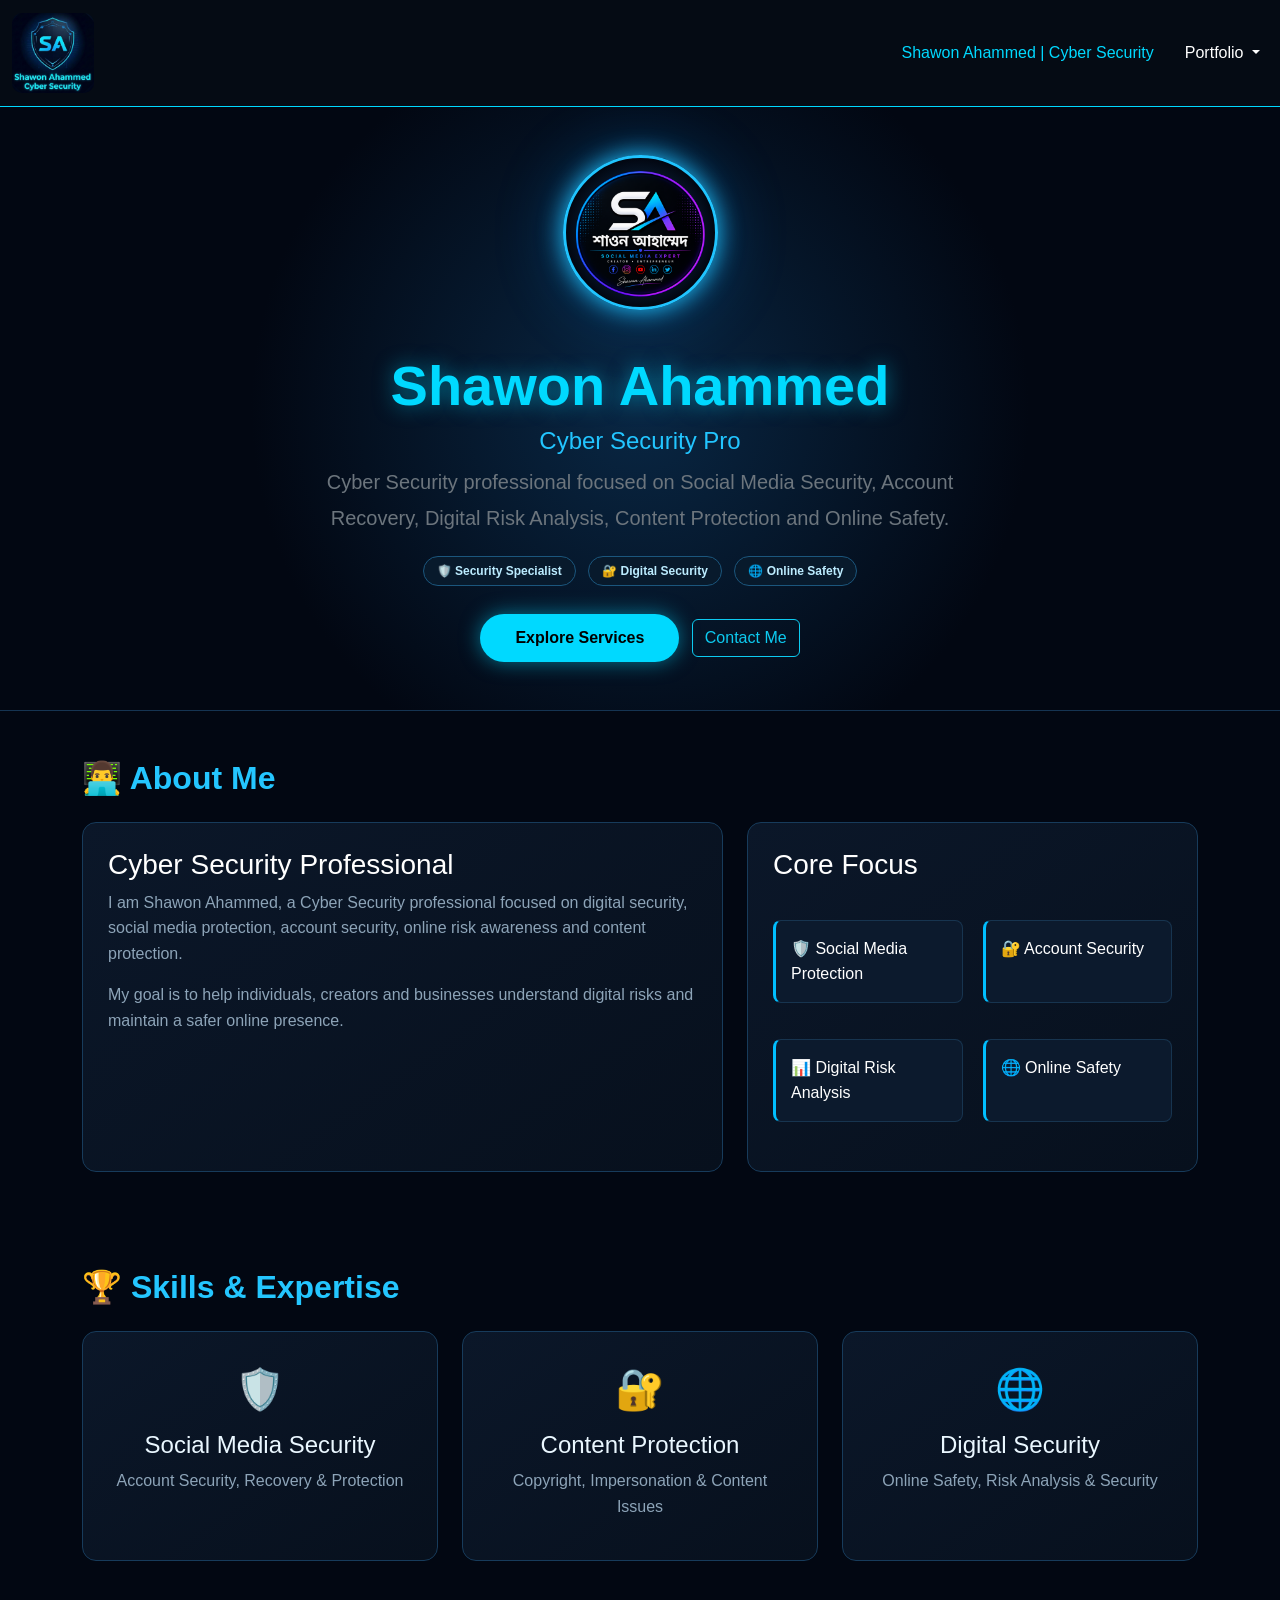
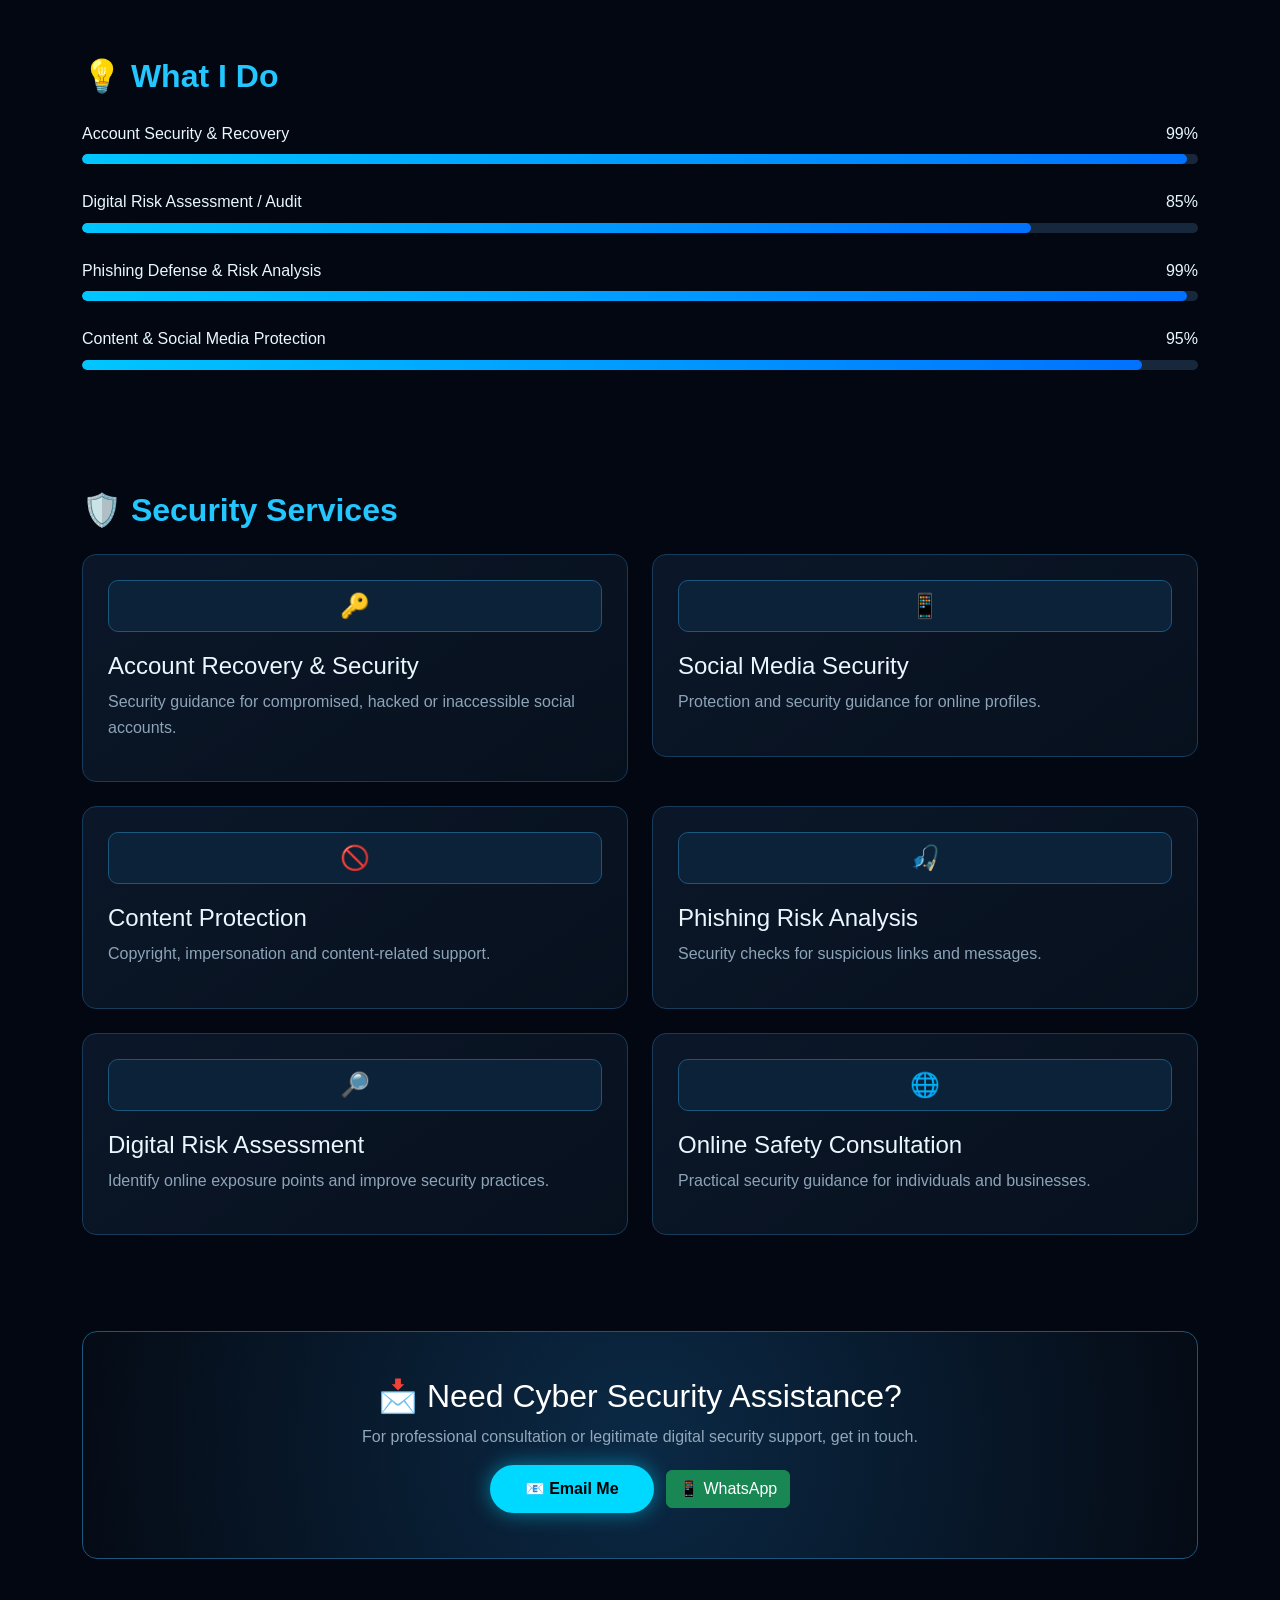
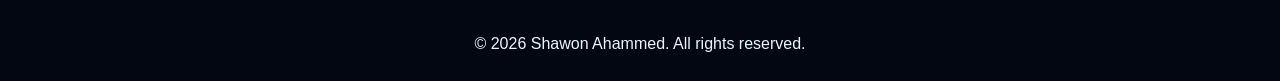
<file: index.html>
<!doctype html>
<html lang="en">
<head>
    <meta charset="utf-8">
    <meta name="viewport" content="width=device-width, initial-scale=1">

    <meta name="description" content="Shawon Ahammed's cybersecurity portfolio, featuring social media security, account security, digital risk analysis and online safety.">

    <meta name="theme-color" content="#0b1220">

    <title>Shawon Ahammed | Cybersecurity Portfolio</title>

    <!-- Bootstrap CSS -->
    <link href="https://cdn.jsdelivr.net/npm/bootstrap@5.3.8/dist/css/bootstrap.min.css"
          rel="stylesheet"
          integrity="sha384-sRIl4kxILFvY47J16cr9ZwB07vP4J8+LH7qKQnuqkuIAvNWLzeN8tE5YBujZqJLB"
          crossorigin="anonymous">

    <!-- Custom CSS -->
    <link rel="stylesheet" href="style.css">
</head>

<body>

  
<!-- RESPONSIVE NAVBAR -->
<nav class="navbar navbar-expand-lg bg-body-tertiary"
     data-bs-theme="light">

    <div class="container-fluid">

        <!-- LOGO -->
        <a class="navbar-brand" href="index.html">
            <img src="image/1000116055.jpg"
                 alt="Shawon Ahammed Logo"
                 style="height:80px; width:auto;">
        </a>

        <!-- MOBILE MENU BUTTON -->
        <button class="navbar-toggler"
                type="button"
                data-bs-toggle="collapse"
                data-bs-target="#navbarSupportedContent"
                aria-controls="navbarSupportedContent"
                aria-expanded="false"
                aria-label="Toggle navigation">

            <span class="navbar-toggler-icon"></span>

        </button>

        <!-- NAVIGATION MENU -->
        <div class="collapse navbar-collapse"
             id="navbarSupportedContent">

            <ul class="navbar-nav ms-auto mb-2 mb-lg-0">

                <li class="nav-item">
                    <a class="nav-link active"
                       href="index.html">
                        Shawon Ahammed | Cyber Security
                    </a>
                </li>

                <!-- PORTFOLIO DROPDOWN -->
                <li class="nav-item dropdown">

                    <a class="nav-link dropdown-toggle"
                       href="#"
                       role="button"
                       data-bs-toggle="dropdown"
                       aria-expanded="false">

                        Portfolio

                    </a>

                    <ul class="dropdown-menu">

                        <li>
                            <a class="dropdown-item" href="home.html">
                                Home
                            </a>
                        </li>

                        <li>
                            <a class="dropdown-item" href="about.html">
                                About
                            </a>
                        </li>

                        <li>
                            <a class="dropdown-item" href="services.html">
                                Services
                            </a>
                        </li>

                        <li>
                            <a class="dropdown-item" href="testimonials.html">
                                Testimonials
                            </a>
                        </li>

                        <li>
                            <a class="dropdown-item" href="contact.html">
                                Contact
                            </a>
                        </li>

                    </ul>

                </li>

            </ul>

        </div>

    </div>

</nav>



    <main>

        <!-- HERO SECTION -->
        <section class="cyber-hero text-center py-5">

            <div class="container">

                <div class="cyber-logo mx-auto mb-3">

                    <img src="image/1000119962.png"
                         class="rounded"
                         alt="Shawon Ahammed Profile"
                         height="260">

                </div>

                <br>

                <h1 class="display-4 fw-bold">
                    Shawon Ahammed
                </h1>

                <h2 id="typingText"
                    class="cyber-blue h4"
                    aria-live="polite">
                </h2>

                <p class="lead text-secondary mx-auto hero-text">

                    Cyber Security professional focused on Social Media Security,
                    Account Recovery, Digital Risk Analysis, Content Protection
                    and Online Safety.

                </p>

                <div class="mb-4">

                    <span class="badge cyber-badge">
                        🛡️ Security Specialist
                    </span>

                    <span class="badge cyber-badge">
                        🔐 Digital Security
                    </span>

                    <span class="badge cyber-badge">
                        🌐 Online Safety
                    </span>

                </div>

                <a href="#services" class="btn btn-info me-2">
                    Explore Services
                </a>

                <a href="#contact" class="btn btn-outline-info">
                    Contact Me
                </a>

            </div>

        </section>


        <!-- ABOUT SECTION -->
        <section id="about" class="py-5">

            <div class="container">

                <h2 class="section-title">
                    👨‍💻 About Me
                </h2>

                <div class="row g-4">

                    <div class="col-lg-7">

                        <div class="cyber-card h-100">

                            <h3>Cyber Security Professional</h3>

                            <p>
                                I am Shawon Ahammed, a Cyber Security professional
                                focused on digital security, social media protection,
                                account security, online risk awareness and
                                content protection.
                            </p>

                            <p>
                                My goal is to help individuals, creators and businesses
                                understand digital risks and maintain a safer online
                                presence.
                            </p>

                        </div>

                    </div>

                    <div class="col-lg-5">

                        <div class="cyber-card h-100">

                            <h3>Core Focus</h3>

                            <ul class="focus-list">

                                <li>🛡️ Social Media Protection</li>
                                <li>🔐 Account Security</li>
                                <li>📊 Digital Risk Analysis</li>
                                <li>🌐 Online Safety</li>

                            </ul>

                        </div>

                    </div>

                </div>

            </div>

        </section>


        <!-- SKILLS SECTION -->
        <section id="skills" class="py-5">

            <div class="container">

                <h2 class="section-title">
                    🏆 Skills &amp; Expertise
                </h2>

                <div class="row g-4">

                    <div class="col-md-4">

                        <div class="cyber-card skill-card text-center">

                            <div class="skill-icon">🛡️</div>

                            <h3 class="h4">
                                Social Media Security
                            </h3>

                            <p>
                                Account Security, Recovery &amp; Protection
                            </p>

                        </div>

                    </div>

                    <div class="col-md-4">

                        <div class="cyber-card skill-card text-center">

                            <div class="skill-icon">🔐</div>

                            <h3 class="h4">
                                Content Protection
                            </h3>

                            <p>
                                Copyright, Impersonation &amp; Content Issues
                            </p>

                        </div>

                    </div>

                    <div class="col-md-4">

                        <div class="cyber-card skill-card text-center">

                            <div class="skill-icon">🌐</div>

                            <h3 class="h4">
                                Digital Security
                            </h3>

                            <p>
                                Online Safety, Risk Analysis &amp; Security
                            </p>

                        </div>

                    </div>

                </div>

            </div>

        </section>


        <!-- WHAT I DO SECTION -->
        <section class="py-5">

            <div class="container">

                <h2 class="section-title">
                    💡 What I Do
                </h2>

                <div class="skill-progress">

                    <div class="d-flex justify-content-between">

                        <span>Account Security &amp; Recovery</span>
                        <span>99%</span>

                    </div>

                    <div class="progress"
                         role="progressbar"
                         aria-label="Account Security and Recovery"
                         aria-valuenow="99"
                         aria-valuemin="0"
                         aria-valuemax="100">

                        <div class="progress-bar" data-width="99%"></div>

                    </div>

                </div>

                <div class="skill-progress">

                    <div class="d-flex justify-content-between">

                        <span>Digital Risk Assessment / Audit</span>
                        <span>85%</span>

                    </div>

                    <div class="progress"
                         role="progressbar"
                         aria-label="Digital Risk Assessment"
                         aria-valuenow="85"
                         aria-valuemin="0"
                         aria-valuemax="100">

                        <div class="progress-bar" data-width="85%"></div>

                    </div>

                </div>

                <div class="skill-progress">

                    <div class="d-flex justify-content-between">

                        <span>Phishing Defense &amp; Risk Analysis</span>
                        <span>99%</span>

                    </div>

                    <div class="progress"
                         role="progressbar"
                         aria-label="Phishing Defense"
                         aria-valuenow="99"
                         aria-valuemin="0"
                         aria-valuemax="100">

                        <div class="progress-bar" data-width="99%"></div>

                    </div>

                </div>

                <div class="skill-progress">

                    <div class="d-flex justify-content-between">

                        <span>Content &amp; Social Media Protection</span>
                        <span>95%</span>

                    </div>

                    <div class="progress"
                         role="progressbar"
                         aria-label="Content and Social Media Protection"
                         aria-valuenow="95"
                         aria-valuemin="0"
                         aria-valuemax="100">

                        <div class="progress-bar" data-width="95%"></div>

                    </div>

                </div>

            </div>

        </section>


        <!-- SERVICES SECTION -->
        <section id="services" class="py-5">

            <div class="container">

                <h2 class="section-title">
                    🛡️ Security Services
                </h2>

                <div class="row g-4">

                    <div class="col-md-6">

                        <div class="cyber-card service-card">

                            <div class="service-icon">🔑</div>

                            <div>

                                <h3 class="h4">
                                    Account Recovery &amp; Security
                                </h3>

                                <p>
                                    Security guidance for compromised,
                                    hacked or inaccessible social accounts.
                                </p>

                            </div>

                        </div>

                    </div>

                    <div class="col-md-6">

                        <div class="cyber-card service-card">

                            <div class="service-icon">📱</div>

                            <div>

                                <h3 class="h4">
                                    Social Media Security
                                </h3>

                                <p>
                                    Protection and security guidance
                                    for online profiles.
                                </p>

                            </div>

                        </div>

                    </div>

                    <div class="col-md-6">

                        <div class="cyber-card service-card">

                            <div class="service-icon">🚫</div>

                            <div>

                                <h3 class="h4">
                                    Content Protection
                                </h3>

                                <p>
                                    Copyright, impersonation and
                                    content-related support.
                                </p>

                            </div>

                        </div>

                    </div>

                    <div class="col-md-6">

                        <div class="cyber-card service-card">

                            <div class="service-icon">🎣</div>

                            <div>

                                <h3 class="h4">
                                    Phishing Risk Analysis
                                </h3>

                                <p>
                                    Security checks for suspicious
                                    links and messages.
                                </p>

                            </div>

                        </div>

                    </div>

                    <div class="col-md-6">

                        <div class="cyber-card service-card">

                            <div class="service-icon">🔎</div>

                            <div>

                                <h3 class="h4">
                                    Digital Risk Assessment
                                </h3>

                                <p>
                                    Identify online exposure points
                                    and improve security practices.
                                </p>

                            </div>

                        </div>

                    </div>

                    <div class="col-md-6">

                        <div class="cyber-card service-card">

                            <div class="service-icon">🌐</div>

                            <div>

                                <h3 class="h4">
                                    Online Safety Consultation
                                </h3>

                                <p>
                                    Practical security guidance for
                                    individuals and businesses.
                                </p>

                            </div>

                        </div>

                    </div>

                </div>

            </div>

        </section>


        <!-- CONTACT SECTION -->
        <section id="contact" class="py-5">

            <div class="container">

                <div class="contact-box text-center">

                    <h2>
                        📩 Need Cyber Security Assistance?
                    </h2>

                    <p>
                        For professional consultation or legitimate
                        digital security support, get in touch.
                    </p>

                    <a href="mailto:shaoun.ahammed.2010@gmail.com"
                       class="btn btn-info me-2">

                        📧 Email Me

                    </a>

                    <a href="https://wa.me/8801977393392"
                       class="btn btn-success"
                       target="_blank"
                       rel="noopener noreferrer">

                        📱 WhatsApp

                    </a>

                </div>

            </div>

        </section>

    </main>


    <!-- FOOTER -->
    <footer class="py-4 text-center">

        <div class="container">

            <p class="mb-0">
                &copy; <span id="currentYear"></span>
                Shawon Ahammed. All rights reserved.
            </p>

        </div>

    </footer>


    <!-- Bootstrap JavaScript -->
    <script src="https://cdn.jsdelivr.net/npm/bootstrap@5.3.8/dist/js/bootstrap.bundle.min.js"
            integrity="sha384-FKyoEForCGlyvwx9Hj09JcYn3nv7wiPVlz7YYwJrWVcXK/BmnVDxM+D2scQbITxI"
            crossorigin="anonymous"></script>


    <!-- CUSTOM JAVASCRIPT -->
    <script>

        document.addEventListener("DOMContentLoaded", function () {

            // TYPING ANIMATION

            const typingElement = document.getElementById("typingText");

            const phrases = [
                "Cyber Security Professional",
                "Social Media Security Specialist",
                "Digital Risk Analyst"
            ];

            if (typingElement) {

                let phraseIndex = 0;
                let characterIndex = 0;
                let deleting = false;

                function typeText() {

                    const currentPhrase = phrases[phraseIndex];

                    if (deleting) {
                        characterIndex--;
                    } else {
                        characterIndex++;
                    }

                    typingElement.textContent =
                        currentPhrase.substring(0, characterIndex);

                    let delay = deleting ? 45 : 85;

                    if (!deleting &&
                        characterIndex === currentPhrase.length) {

                        deleting = true;
                        delay = 1300;

                    } else if (deleting && characterIndex === 0) {

                        deleting = false;
                        phraseIndex = (phraseIndex + 1) % phrases.length;
                        delay = 350;

                    }

                    setTimeout(typeText, delay);

                }

                typeText();

            }


            // PROGRESS BAR ANIMATION

            document.querySelectorAll(".progress-bar[data-width]")
                .forEach(function (bar) {

                    const width = bar.getAttribute("data-width");

                    if (/^(100|[1-9]?\d)%$/.test(width)) {

                        setTimeout(function () {
                            bar.style.width = width;
                        }, 200);

                    }

                });


            // AUTOMATIC COPYRIGHT YEAR

            const yearElement = document.getElementById("currentYear");

            if (yearElement) {
                yearElement.textContent = new Date().getFullYear();
            }

        });

    </script>

</body>
</html>
</file>
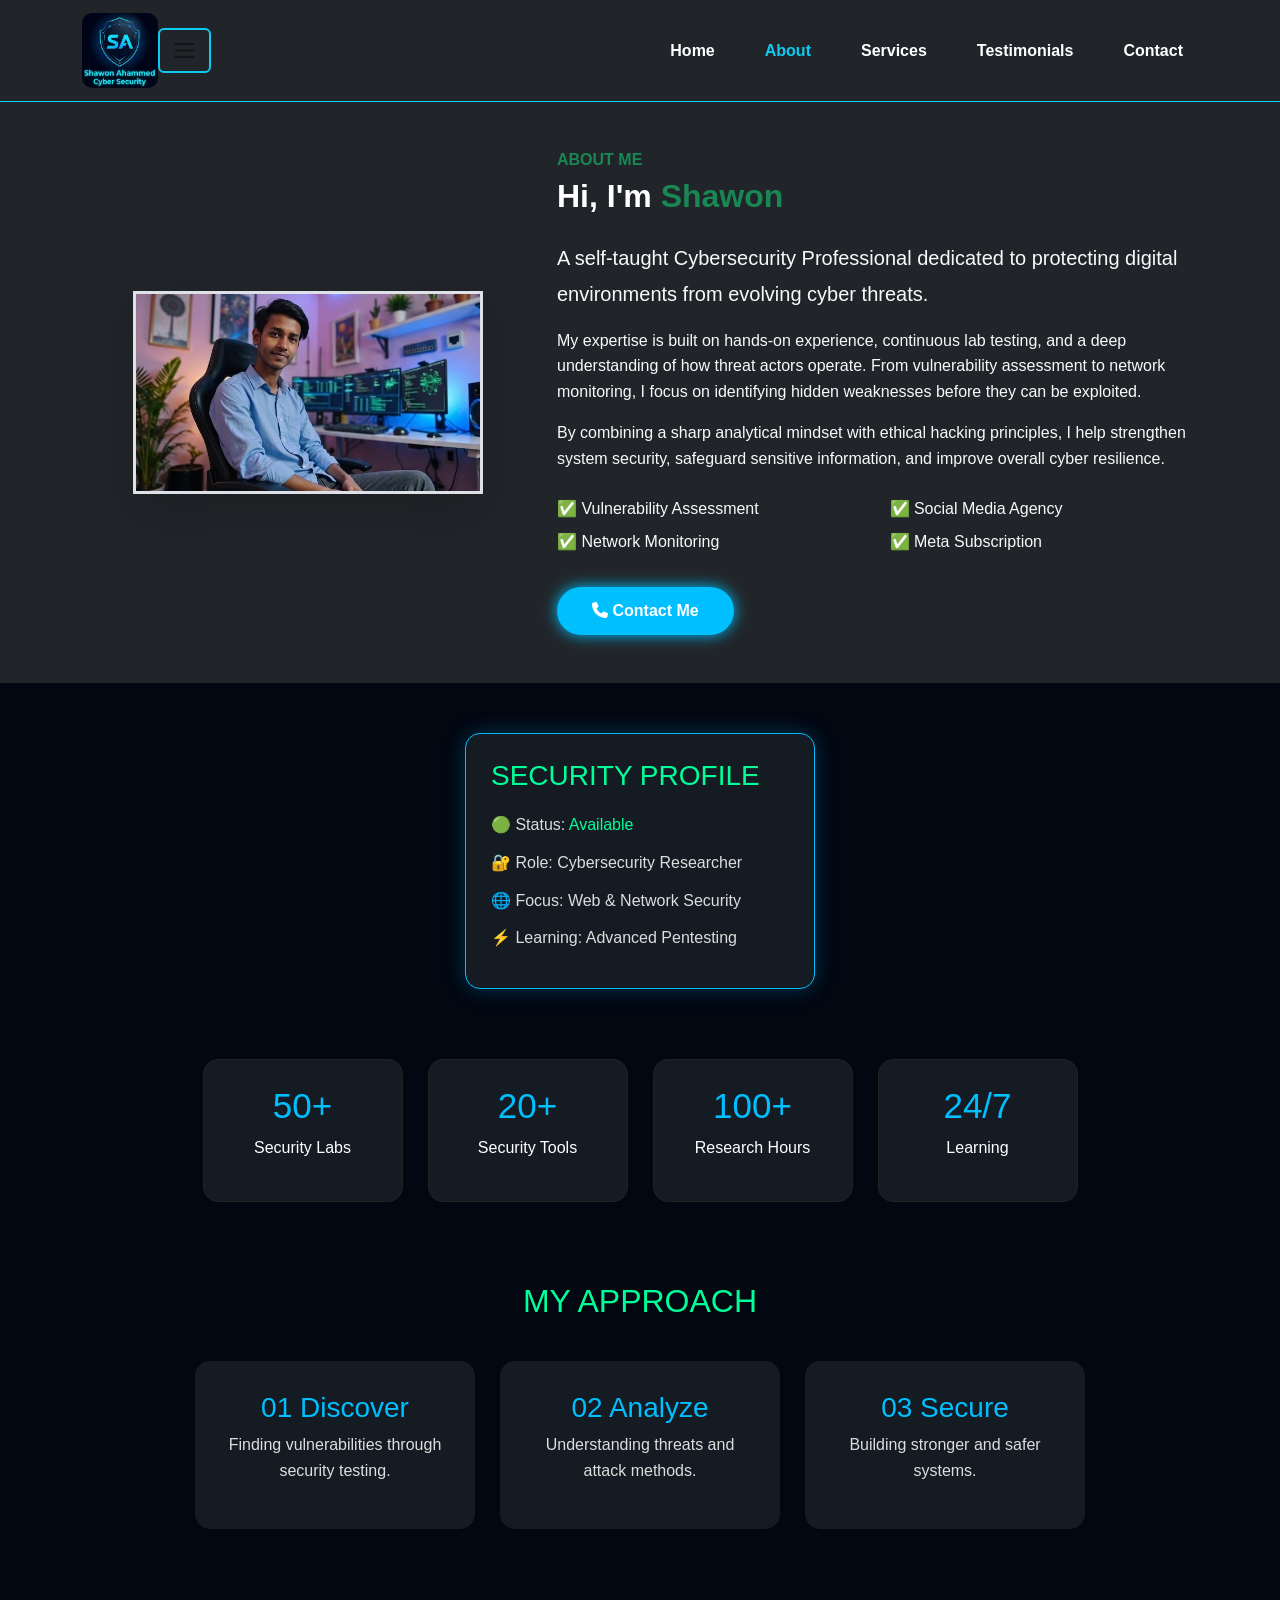
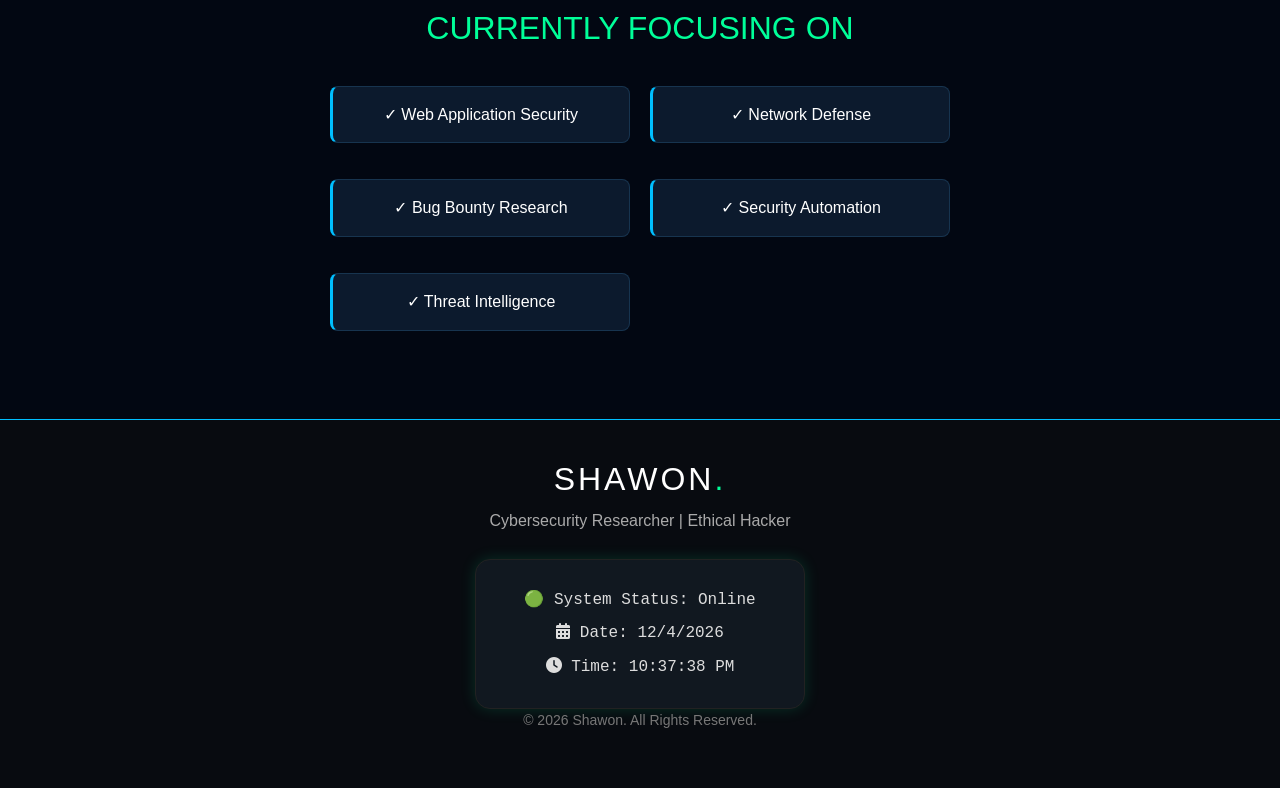
<file: about.html>
<!doctype html>
<html lang="en">

<head>

    <meta charset="utf-8">
    <meta name="viewport" content="width=device-width, initial-scale=1">

    <meta name="description" content="Learn more about Shawon, a self-taught cybersecurity researcher focused on web security, network defense, and ethical hacking.">

    <meta name="theme-color" content="#212529">

    <title>About | Shawon</title>

    <!-- Bootstrap CSS -->
    <link href="https://cdn.jsdelivr.net/npm/bootstrap@5.3.8/dist/css/bootstrap.min.css" rel="stylesheet">

    <!-- Custom CSS -->
    <link rel="stylesheet" href="style.css">

    <!-- Font Awesome -->
    <link rel="stylesheet"
        href="https://cdnjs.cloudflare.com/ajax/libs/font-awesome/6.5.1/css/all.min.css"
        crossorigin="anonymous"
        referrerpolicy="no-referrer">

    <!-- RESPONSIVE NAVBAR CSS -->
    <style>

        .my-custom-nav {
            background: #212529 !important;
            width: 100%;
            position: sticky;
            top: 0;
            z-index: 1050;
        }

        .my-custom-nav .container {
            display: flex;
            align-items: center;
        }

        /* LOGO */

        .my-custom-nav .navbar-brand {
            display: flex;
            align-items: center;
            margin-right: auto;
            max-width: 75%;
        }

        .my-custom-nav .navbar-brand img {
            height: 75px !important;
            width: auto;
            max-width: 100%;
            object-fit: contain;
        }

        /* HAMBURGER BUTTON */

        .my-custom-nav .navbar-toggler {
            display: block !important;
            border: 2px solid #0dcaf0 !important;
            padding: 8px 12px;
            margin-left: auto;
        }

        .my-custom-nav .navbar-toggler-icon {
            width: 25px;
            height: 25px;
        }

        .my-custom-nav .navbar-toggler:focus {
            box-shadow: 0 0 0 0.2rem rgba(13,202,240,0.35);
        }

        /* NAVIGATION LINKS */

        .my-custom-nav .navbar-nav {
            gap: 5px;
        }

        .my-custom-nav .nav-link {
            color: white !important;
            font-weight: 600;
            padding: 12px 15px !important;
            transition: 0.3s;
        }

        .my-custom-nav .nav-link:hover {
            color: #0dcaf0 !important;
        }

        .my-custom-nav .nav-link.active {
            color: #0dcaf0 !important;
        }

        /* MOBILE RESPONSIVE */

        @media (max-width: 991.98px) {

            .my-custom-nav .navbar-brand img {
                height: 60px !important;
            }

            .my-custom-nav .navbar-collapse {
                background: #343a40;
                padding: 12px 15px;
                margin-top: 12px;
                border-radius: 10px;
                width: 100%;
            }

            .my-custom-nav .navbar-nav {
                width: 100%;
                text-align: left;
            }

            .my-custom-nav .nav-link {
                display: block;
                padding: 13px 10px !important;
                border-bottom: 1px solid rgba(255,255,255,0.12);
            }

        }

        /* SMALL MOBILE */

        @media (max-width: 576px) {

            .my-custom-nav .navbar-brand img {
                height: 50px !important;
            }

            .my-custom-nav .navbar-toggler {
                padding: 6px 9px;
            }

        }

    </style>

</head>

<body>

    <!-- NAVBAR START -->

    <header>

        <nav class="navbar navbar-expand-lg navbar-dark my-custom-nav">

            <div class="container">

                <!-- LOGO -->

                <a class="navbar-brand" href="home.html">

                    <img
                        src="image/1000116055.jpg"
                        alt="Shawon Logo">

                </a>

                <!-- MOBILE MENU BUTTON -->

                <button
                    class="navbar-toggler"
                    type="button"
                    data-bs-toggle="collapse"
                    data-bs-target="#navbarSupportedContent"
                    aria-controls="navbarSupportedContent"
                    aria-expanded="false"
                    aria-label="Toggle navigation">

                    <span class="navbar-toggler-icon"></span>

                </button>

                <!-- NAVIGATION MENU -->

                <div class="collapse navbar-collapse" id="navbarSupportedContent">

                    <ul class="navbar-nav ms-auto mb-2 mb-lg-0">

                        <li class="nav-item">
                            <a class="nav-link" href="home.html">Home</a>
                        </li>

                        <li class="nav-item">
                            <a class="nav-link active"
                               href="about.html"
                               aria-current="page">
                                About
                            </a>
                        </li>

                        <li class="nav-item">
                            <a class="nav-link" href="services.html">Services</a>
                        </li>

                        <li class="nav-item">
                            <a class="nav-link" href="testimonials.html">Testimonials</a>
                        </li>

                        <li class="nav-item">
                            <button
                                class="nav-link border-0 bg-transparent"
                                type="button"
                                data-bs-toggle="modal"
                                data-bs-target="#contactModal">
                                Contact
                            </button>
                        </li>

                    </ul>

                </div>

            </div>

        </nav>

    </header>

    <!-- NAVBAR END -->


    <!-- ABOUT SECTION START -->

    <section id="about" class="py-5 bg-dark text-light">

        <div class="container">

            <div class="row align-items-center">

                <!-- IMAGE -->

                <div class="col-lg-5 text-center mb-4 mb-lg-0">

                    <img
                        src="image/Vaiya.jpeg"
                        alt="Shawon"
                        class="img-fluid shadow-lg border border-3"
                        style="max-width:350px;">

                </div>

                <!-- CONTENT -->

                <div class="col-lg-7">

                    <h6 class="text-success text-uppercase fw-bold mb-2">
                        About Me
                    </h6>

                    <h2 class="fw-bold mb-4">
                        Hi, I'm
                        <span class="text-success">Shawon</span>
                    </h2>

                    <p class="lead text-light">
                        A self-taught Cybersecurity Professional
                        dedicated to protecting digital environments
                        from evolving cyber threats.
                    </p>

                    <p>
                        My expertise is built on hands-on experience,
                        continuous lab testing, and a deep understanding
                        of how threat actors operate.

                        From vulnerability assessment to network monitoring,
                        I focus on identifying hidden weaknesses before
                        they can be exploited.
                    </p>

                    <p>
                        By combining a sharp analytical mindset with
                        ethical hacking principles, I help strengthen
                        system security, safeguard sensitive information,
                        and improve overall cyber resilience.
                    </p>

                    <!-- SKILLS -->

                    <div class="row mt-4">

                        <div class="col-md-6">
                            <ul class="list-unstyled">
                                <li class="mb-2">✅ Vulnerability Assessment</li>
                                <li class="mb-2">✅ Network Monitoring</li>
                            </ul>
                        </div>

                        <div class="col-md-6">
                            <ul class="list-unstyled">
                                <li class="mb-2">✅ Social Media Agency</li>
                                <li class="mb-2">✅ Meta Subscription</li>
                            </ul>
                        </div>

                    </div>

                    <!-- CONTACT BUTTON -->

                    <button
                        class="btn btn-custom mt-3"
                        type="button"
                        data-bs-toggle="modal"
                        data-bs-target="#contactModal">

                        <i class="fa-solid fa-phone"></i>
                        Contact Me

                    </button>

                </div>

            </div>

        </div>

    </section>

    <!-- ABOUT SECTION END -->


    <!-- CONTACT MODAL START -->

    <div
        class="modal fade"
        id="contactModal"
        tabindex="-1"
        aria-labelledby="contactModalLabel"
        aria-hidden="true">

        <div class="modal-dialog modal-dialog-centered">

            <div class="modal-content">

                <div class="modal-header">

                    <h4 class="modal-title" id="contactModalLabel">
                        🛡 Contact Shawon
                    </h4>

                    <button
                        type="button"
                        class="btn-close"
                        data-bs-dismiss="modal"
                        aria-label="Close">
                    </button>

                </div>

                <div class="modal-body">

                    <p>
                        <i class="fa-solid fa-phone"></i>
                        <b>Phone</b><br>

                        <a href="tel:+8801977393392">
                            +8801977-393392
                        </a>
                    </p>

                    <hr>

                    <p>
                        <i class="fa-solid fa-envelope"></i>
                        <b>Email</b><br>

                        <a href="mailto:shaoun.ahammed.2010@gmail.com">
                            shaoun.ahammed.2010@gmail.com
                        </a>
                    </p>

                    <hr>

                    <p>
                        <i class="fa-solid fa-location-dot"></i>
                        <b>Address</b><br>

                        <a
                            href="https://www.google.com/maps/search/?api=1&query=Sherpur+Mymensingh+Bangladesh"
                            target="_blank"
                            rel="noopener noreferrer">
                            Sherpur, Mymensingh, Bangladesh
                        </a>
                    </p>

                    <hr>

                    <p>
                        <i class="fa-brands fa-facebook"></i>
                        <b>Facebook</b><br>

                        <a
                            href="https://www.facebook.com/alwayscomeback420"
                            target="_blank"
                            rel="noopener noreferrer">
                            Facebook Profile
                        </a>
                    </p>

                </div>

            </div>

        </div>

    </div>

    <!-- CONTACT MODAL END -->


    <!-- SECURITY PROFILE START -->

    <section class="security-profile">

        <div class="profile-card">

            <h3>SECURITY PROFILE</h3>

            <p>🟢 Status: <span>Available</span></p>
            <p>🔐 Role: Cybersecurity Researcher</p>
            <p>🌐 Focus: Web &amp; Network Security</p>
            <p>⚡ Learning: Advanced Pentesting</p>

        </div>

    </section>

    <!-- SECURITY PROFILE END -->


    <!-- SECURITY STATS START -->

    <section class="security-stats">

        <div class="stat-box">
            <h2>50+</h2>
            <p>Security Labs</p>
        </div>

        <div class="stat-box">
            <h2>20+</h2>
            <p>Security Tools</p>
        </div>

        <div class="stat-box">
            <h2>100+</h2>
            <p>Research Hours</p>
        </div>

        <div class="stat-box">
            <h2>24/7</h2>
            <p>Learning</p>
        </div>

    </section>

    <!-- SECURITY STATS END -->


    <!-- MY APPROACH START -->

    <section class="approach">

        <h2>MY APPROACH</h2>

        <div class="approach-container">

            <div class="approach-card">
                <h3>01 Discover</h3>
                <p>
                    Finding vulnerabilities through security testing.
                </p>
            </div>

            <div class="approach-card">
                <h3>02 Analyze</h3>
                <p>
                    Understanding threats and attack methods.
                </p>
            </div>

            <div class="approach-card">
                <h3>03 Secure</h3>
                <p>
                    Building stronger and safer systems.
                </p>
            </div>

        </div>

    </section>

    <!-- MY APPROACH END -->


    <!-- CURRENT FOCUS START -->

    <section class="focus">

        <h2>CURRENTLY FOCUSING ON</h2>

        <div class="focus-list">

            <div>✓ Web Application Security</div>
            <div>✓ Network Defense</div>
            <div>✓ Bug Bounty Research</div>
            <div>✓ Security Automation</div>
            <div>✓ Threat Intelligence</div>

        </div>

    </section>

    <!-- CURRENT FOCUS END -->


    <!-- FOOTER START -->

    <footer class="footer">

        <div class="footer-content">

            <h2>SHAWON<span>.</span></h2>

            <p class="role">
                Cybersecurity Researcher | Ethical Hacker
            </p>

            <div class="live-status">

                <p>🟢 System Status: Online</p>

                <p>
                    <i class="fa-solid fa-calendar-days"></i>
                    Date: <span id="date"></span>
                </p>

                <p>
                    <i class="fa-solid fa-clock"></i>
                    Time: <span id="time"></span>
                </p>

            </div>

            <p class="copyright">
                © <span id="year"></span> Shawon. All Rights Reserved.
            </p>

        </div>

    </footer>

    <!-- FOOTER END -->


    <!-- BOOTSTRAP JS -->

    <script src="https://cdn.jsdelivr.net/npm/bootstrap@5.3.8/dist/js/bootstrap.bundle.min.js"></script>

    <!-- CUSTOM JS -->

    <script src="custom.js"></script>

    <!-- DATE TIME YEAR -->

    <script>

        document.addEventListener("DOMContentLoaded", function () {

            function updateDateTime() {

                const now = new Date();

                const dateElement = document.getElementById("date");
                const timeElement = document.getElementById("time");
                const yearElement = document.getElementById("year");

                if (dateElement) {
                    dateElement.textContent = now.toLocaleDateString();
                }

                if (timeElement) {
                    timeElement.textContent = now.toLocaleTimeString();
                }

                if (yearElement) {
                    yearElement.textContent = now.getFullYear();
                }

            }

            updateDateTime();

            setInterval(updateDateTime, 1000);

        });

    </script>

</body>

</html>
</file>
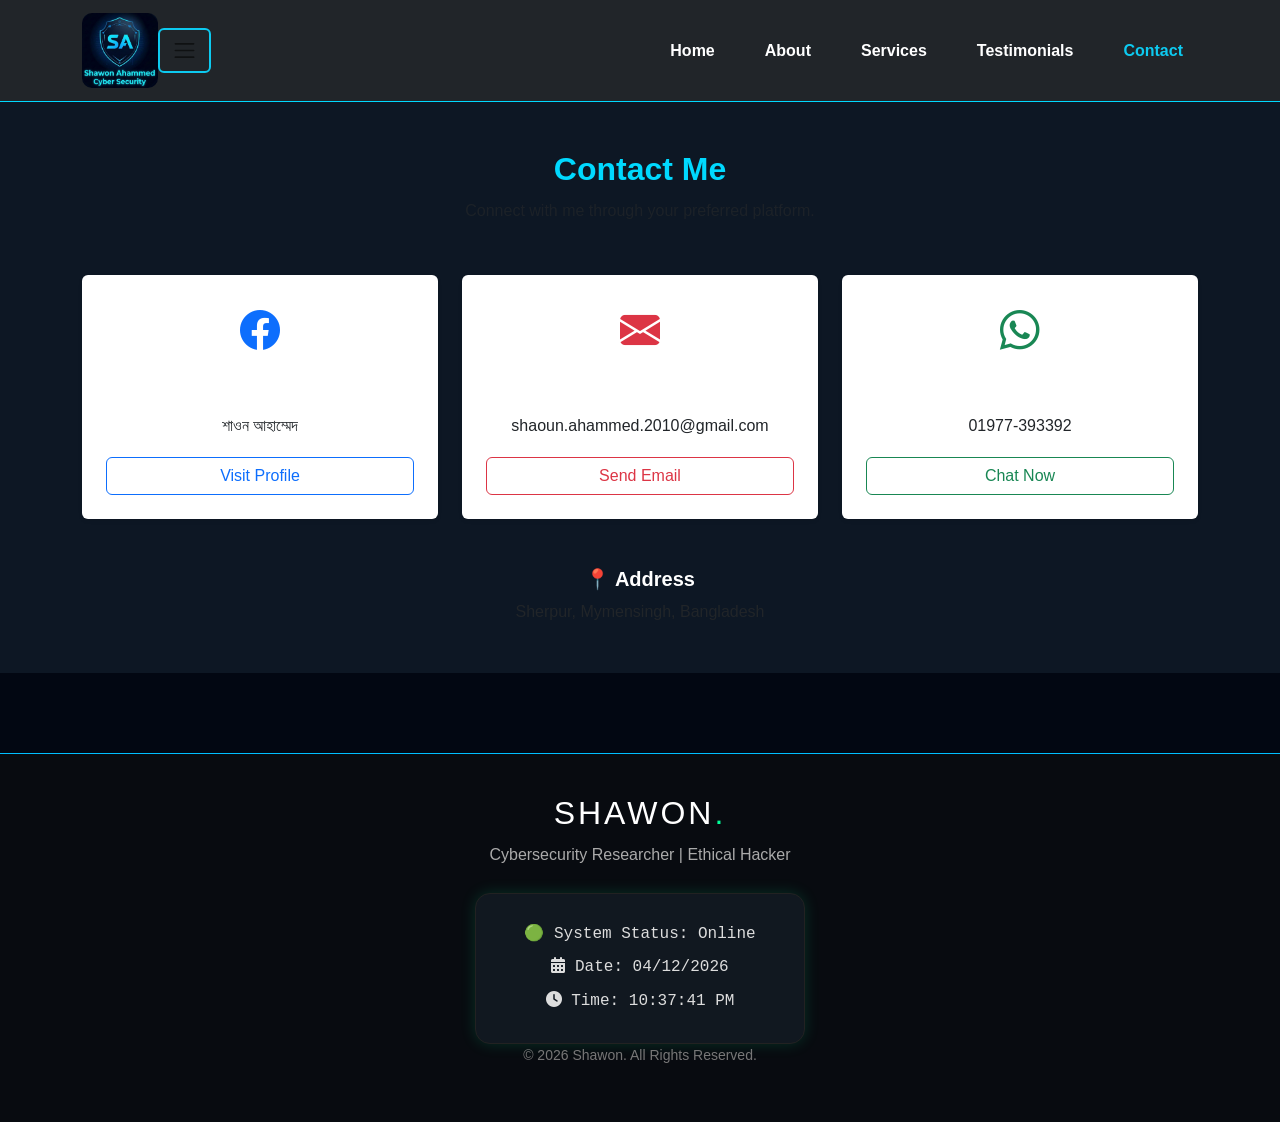
<file: contact.html>
<!doctype html>
<html lang="en">

<head>

    <meta charset="utf-8">
    <meta name="viewport" content="width=device-width, initial-scale=1">

    <meta name="description" content="Contact Shawon through Facebook, Email, or WhatsApp for cybersecurity and other professional inquiries.">

    <meta name="theme-color" content="#212529">

    <title>Contact | Shawon</title>

    <!-- Bootstrap CSS -->
    <link href="https://cdn.jsdelivr.net/npm/bootstrap@5.3.8/dist/css/bootstrap.min.css" rel="stylesheet">

    <!-- Custom CSS -->
    <link rel="stylesheet" href="style.css">

    <!-- Bootstrap Icons -->
    <link rel="stylesheet" href="https://cdn.jsdelivr.net/npm/bootstrap-icons@1.11.3/font/bootstrap-icons.min.css">

    <!-- Font Awesome -->
    <link rel="stylesheet"
        href="https://cdnjs.cloudflare.com/ajax/libs/font-awesome/6.5.1/css/all.min.css"
        crossorigin="anonymous"
        referrerpolicy="no-referrer">

    <!-- RESPONSIVE NAVBAR CSS -->
    <style>

        /* NAVBAR */

        .my-custom-nav {
            background: #212529 !important;
            width: 100%;
            position: sticky;
            top: 0;
            z-index: 1050;
        }

        .my-custom-nav .container {
            display: flex;
            align-items: center;
        }

        /* LOGO */

        .my-custom-nav .navbar-brand {
            display: flex;
            align-items: center;
            margin-right: auto;
            max-width: 75%;
        }

        .my-custom-nav .navbar-brand img {
            height: 75px !important;
            width: auto;
            max-width: 100%;
            object-fit: contain;
        }

        /* TOGGLER BUTTON */

        .my-custom-nav .navbar-toggler {
            display: block !important;
            border: 2px solid #0dcaf0 !important;
            padding: 8px 12px;
            margin-left: auto;
        }

        .my-custom-nav .navbar-toggler-icon {
            width: 25px;
            height: 25px;
        }

        .my-custom-nav .navbar-toggler:focus {
            box-shadow: 0 0 0 0.2rem rgba(13,202,240,0.35);
        }

        /* MENU LINKS */

        .my-custom-nav .navbar-nav {
            gap: 5px;
        }

        .my-custom-nav .nav-link {
            color: white !important;
            font-weight: 600;
            padding: 12px 15px !important;
            transition: 0.3s;
        }

        .my-custom-nav .nav-link:hover {
            color: #0dcaf0 !important;
        }

        .my-custom-nav .nav-link.active {
            color: #0dcaf0 !important;
        }

        /* MOBILE RESPONSIVE */

        @media (max-width: 991.98px) {

            .my-custom-nav .navbar-brand img {
                height: 60px !important;
            }

            .my-custom-nav .navbar-collapse {
                background: #343a40;
                padding: 12px 15px;
                margin-top: 12px;
                border-radius: 10px;
                width: 100%;
            }

            .my-custom-nav .navbar-nav {
                width: 100%;
                text-align: left;
            }

            .my-custom-nav .nav-link {
                display: block;
                padding: 13px 10px !important;
                border-bottom: 1px solid rgba(255,255,255,0.12);
            }

        }

        /* SMALL MOBILE */

        @media (max-width: 576px) {

            .my-custom-nav .navbar-brand img {
                height: 50px !important;
            }

            .my-custom-nav .navbar-toggler {
                padding: 6px 9px;
            }

        }

    </style>

</head>

<body>

    <!-- NAVBAR START -->

    <header>

        <nav class="navbar navbar-expand-lg navbar-dark my-custom-nav">

            <div class="container">

                <!-- LOGO -->

                <a class="navbar-brand" href="home.html">

                    <img
                        src="image/1000116055.jpg"
                        alt="Shawon Logo">

                </a>

                <!-- MOBILE MENU BUTTON -->

                <button
                    class="navbar-toggler"
                    type="button"
                    data-bs-toggle="collapse"
                    data-bs-target="#navbarNav"
                    aria-controls="navbarNav"
                    aria-expanded="false"
                    aria-label="Toggle navigation">

                    <span class="navbar-toggler-icon"></span>

                </button>

                <!-- NAVIGATION MENU -->

                <div class="collapse navbar-collapse" id="navbarNav">

                    <ul class="navbar-nav ms-auto">

                        <li class="nav-item">
                            <a class="nav-link" href="home.html">Home</a>
                        </li>

                        <li class="nav-item">
                            <a class="nav-link" href="about.html">About</a>
                        </li>

                        <li class="nav-item">
                            <a class="nav-link" href="services.html">Services</a>
                        </li>

                        <li class="nav-item">
                            <a class="nav-link" href="testimonials.html">Testimonials</a>
                        </li>

                        <li class="nav-item">
                            <a class="nav-link active"
                               href="contact.html"
                               aria-current="page">
                                Contact
                            </a>
                        </li>

                    </ul>

                </div>

            </div>

        </nav>

    </header>

    <!-- NAVBAR END -->


    <!-- CONTACT SECTION START -->

    <section class="py-5 bg-light">

        <div class="container">

            <div class="text-center mb-5">

                <h2 class="fw-bold">
                    Contact Me
                </h2>

                <p class="text-muted">
                    Connect with me through your preferred platform.
                </p>

            </div>

            <div class="row g-4">

                <!-- FACEBOOK -->

                <div class="col-md-4">

                    <div class="card shadow-sm border-0 text-center p-4 h-100">

                        <i class="bi bi-facebook text-primary fs-1"></i>

                        <h5 class="fw-bold mt-3">
                            Facebook
                        </h5>

                        <p class="text-dark">
                            শাওন আহাম্মেদ
                        </p>

                        <a
                            href="https://www.facebook.com/alwayscomeback420"
                            target="_blank"
                            rel="noopener noreferrer"
                            class="btn btn-outline-primary">

                            Visit Profile

                        </a>

                    </div>

                </div>

                <!-- EMAIL -->

                <div class="col-md-4">

                    <div class="card shadow-sm border-0 text-center p-4 h-100">

                        <i class="bi bi-envelope-fill text-danger fs-1"></i>

                        <h5 class="fw-bold mt-3">
                            Email
                        </h5>

                        <p class="text-dark">
                            shaoun.ahammed.2010@gmail.com
                        </p>

                        <a
                            href="mailto:shaoun.ahammed.2010@gmail.com"
                            class="btn btn-outline-danger">

                            Send Email

                        </a>

                    </div>

                </div>

                <!-- WHATSAPP -->

                <div class="col-md-4">

                    <div class="card shadow-sm border-0 text-center p-4 h-100">

                        <i class="bi bi-whatsapp text-success fs-1"></i>

                        <h5 class="fw-bold mt-3">
                            WhatsApp
                        </h5>

                        <p class="text-dark">
                            01977-393392
                        </p>

                        <a
                            href="https://wa.me/8801977393392"
                            target="_blank"
                            rel="noopener noreferrer"
                            class="btn btn-outline-success">

                            Chat Now

                        </a>

                    </div>

                </div>

            </div>

            <!-- ADDRESS -->

            <div class="text-center mt-5">

                <h5 class="fw-bold">
                    📍 Address
                </h5>

                <a
                    href="https://www.google.com/maps/search/?api=1&query=Sherpur+Mymensingh+Bangladesh"
                    target="_blank"
                    rel="noopener noreferrer"
                    class="text-decoration-none text-dark">

                    Sherpur, Mymensingh, Bangladesh

                </a>

            </div>

        </div>

    </section>

    <!-- CONTACT SECTION END -->


    <!-- FOOTER START -->

    <footer class="footer">

        <div class="footer-content">

            <h2>
                SHAWON<span>.</span>
            </h2>

            <p class="role">
                Cybersecurity Researcher | Ethical Hacker
            </p>

            <div class="live-status">

                <p>🟢 System Status: Online</p>

                <p>
                    <i class="fa-solid fa-calendar-days"></i>
                    Date: <span id="date"></span>
                </p>

                <p>
                    <i class="fa-solid fa-clock"></i>
                    Time: <span id="time"></span>
                </p>

            </div>

            <p class="copyright">
                © <span id="year"></span> Shawon. All Rights Reserved.
            </p>

        </div>

    </footer>

    <!-- FOOTER END -->


    <!-- BOOTSTRAP JAVASCRIPT -->

    <script src="https://cdn.jsdelivr.net/npm/bootstrap@5.3.8/dist/js/bootstrap.bundle.min.js"></script>

    <!-- CUSTOM JAVASCRIPT -->

    <script src="custom.js"></script>


    <!-- DATE TIME YEAR -->

    <script>

        document.addEventListener("DOMContentLoaded", function () {

            function updateDateTime() {

                const now = new Date();

                const dateElement = document.getElementById("date");
                const timeElement = document.getElementById("time");
                const yearElement = document.getElementById("year");

                if (dateElement) {
                    dateElement.textContent =
                        now.toLocaleDateString("en-GB");
                }

                if (timeElement) {
                    timeElement.textContent =
                        now.toLocaleTimeString("en-US");
                }

                if (yearElement) {
                    yearElement.textContent = now.getFullYear();
                }

            }

            updateDateTime();

            setInterval(updateDateTime, 1000);

        });

    </script>

</body>

</html>
</file>
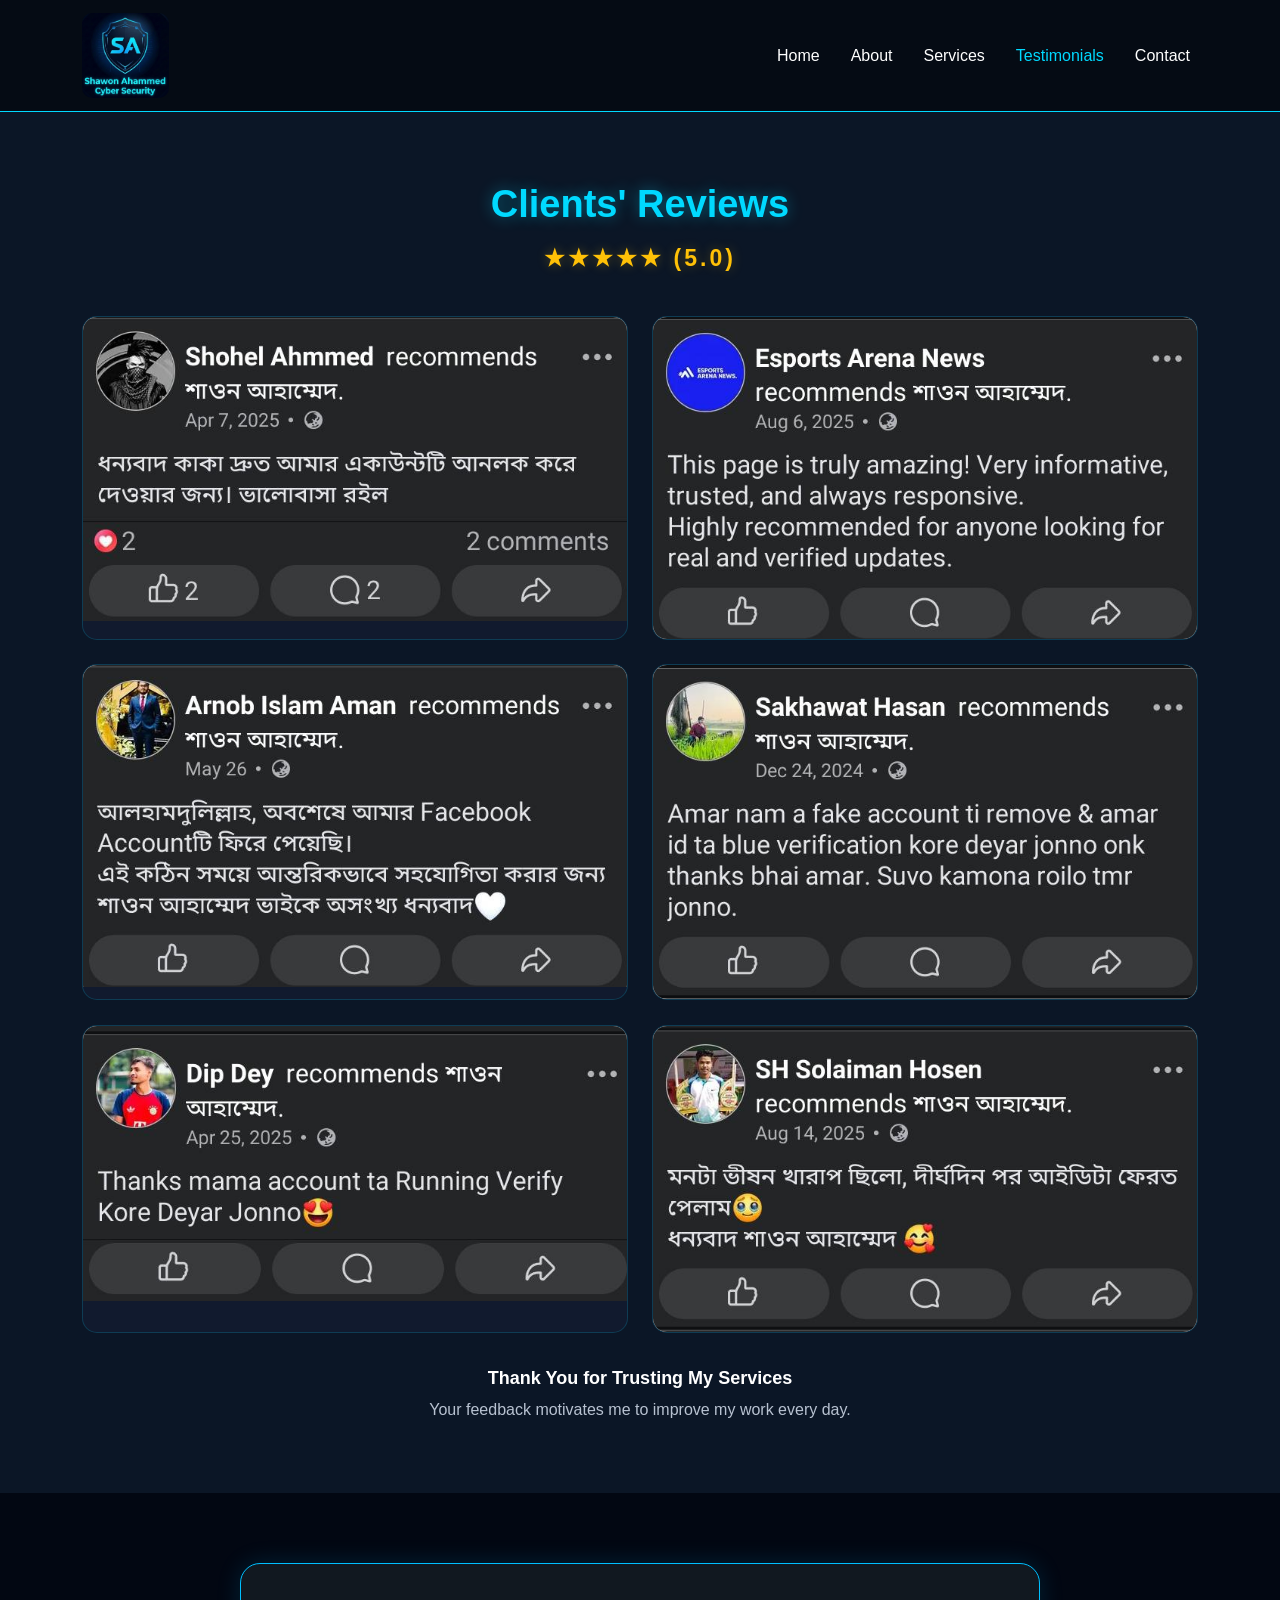
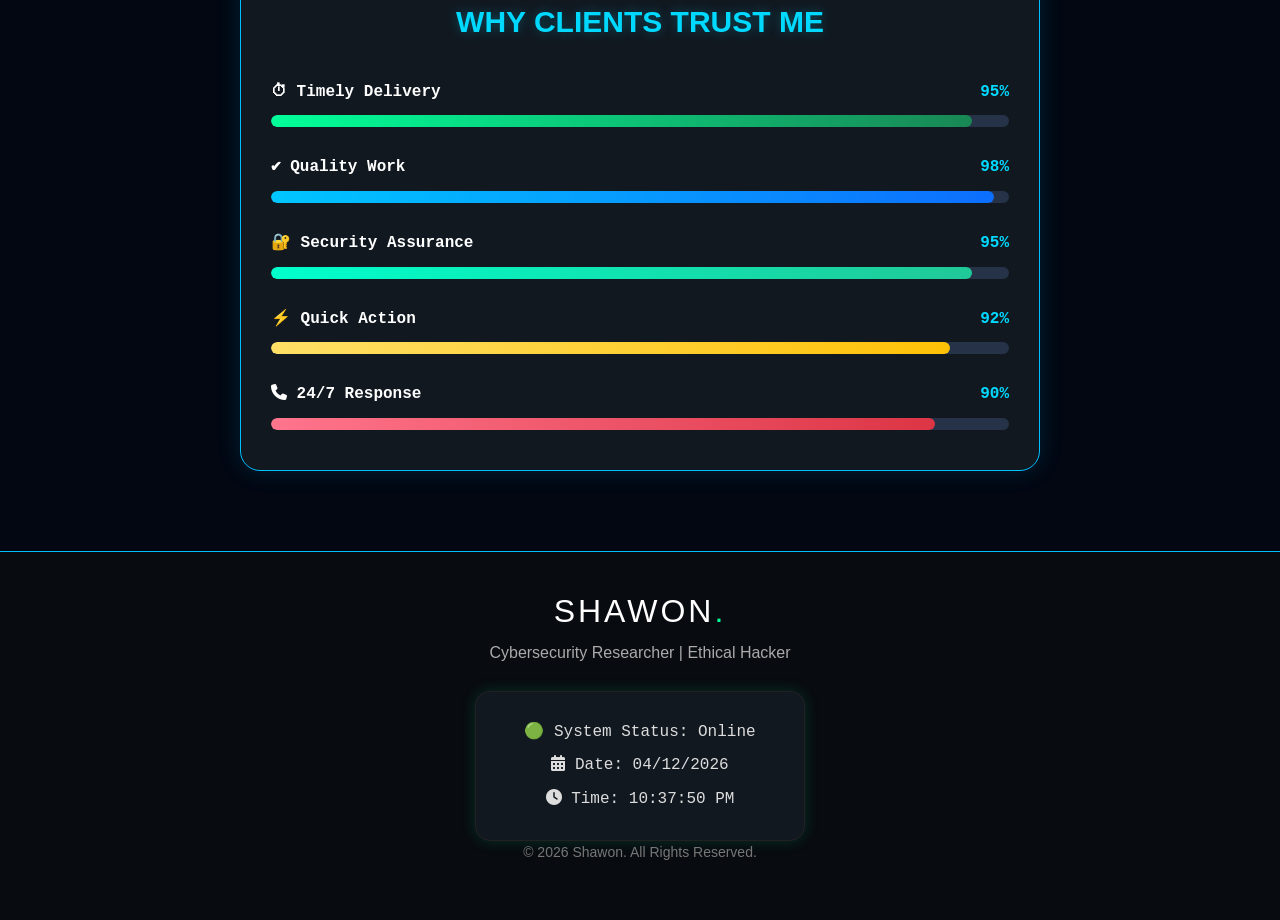
<file: testimonials.html>
<!doctype html>
<html lang="en">

<head>

    <meta charset="utf-8">
    <meta name="viewport" content="width=device-width, initial-scale=1">

    <meta name="description" content="Read client reviews and testimonials about Shawon's services and professional work.">

    <meta name="theme-color" content="#020712">

    <title>Testimonials | Shawon Ahammed</title>

    <!-- Bootstrap CSS -->
    <link
        href="https://cdn.jsdelivr.net/npm/bootstrap@5.3.8/dist/css/bootstrap.min.css"
        rel="stylesheet"
        crossorigin="anonymous">

    <!-- Custom CSS -->
    <link rel="stylesheet" href="style.css">

    <!-- Font Awesome -->
    <link
        rel="stylesheet"
        href="https://cdnjs.cloudflare.com/ajax/libs/font-awesome/6.5.1/css/all.min.css"
        crossorigin="anonymous"
        referrerpolicy="no-referrer">

    <!-- Testimonials Page CSS -->
    <style>

        body {
            background: #020712;
            color: #eaf7ff;
        }

        /* Review Section */

        .review-section {
            padding: 70px 0;
            background: #0b1626;
        }

        .review-section h1 {
            color: #00d9ff;
            font-size: 38px;
            font-weight: 700;
            text-shadow: 0 0 15px rgba(0, 217, 255, .4);
            margin-bottom: 12px;
        }

        .review-section .rating {
            color: #ffc107;
            font-size: 23px;
            font-weight: 600;
            letter-spacing: 3px;
            margin-bottom: 40px;
            text-shadow: 0 0 12px rgba(255, 193, 7, .3);
        }

        /* Review Grid */

        .review-grid {
            margin-bottom: 25px;
        }

        .review-section .review-card {
            height: 100%;
            background: #111a2e;
            border: 1px solid rgba(0, 217, 255, .18);
            border-radius: 15px;
            overflow: hidden;
            transition: .3s ease;
        }

        .review-section .review-card:hover {
            transform: translateY(-6px);
            border-color: #00d9ff;
            box-shadow: 0 10px 30px rgba(0, 217, 255, .15);
        }

        .review-section .review-card img {
            width: 100%;
            height: auto;
            display: block;
            object-fit: contain;
            border-radius: 0;
            box-shadow: none;
            background: #ffffff;
        }

        /* Review Bottom Text */

        .review-heading {
            color: #ffffff;
            font-size: 18px;
            font-weight: 600;
            text-align: center;
            margin-top: 35px;
        }

        .review-description {
            color: #b8c2d1;
            text-align: center;
            margin-bottom: 0;
        }

        /* Quality Section */

        .service-quality {
            max-width: 800px;
            margin: 70px auto;
            padding: 40px 30px;
            background: #111820;
            border: 1px solid #00bfff;
            border-radius: 20px;
            box-shadow: 0 0 25px rgba(0, 191, 255, .15);
        }

        .service-quality h2 {
            color: #00d9ff;
            text-align: center;
            font-size: 30px;
            font-weight: 700;
            margin-bottom: 40px;
            text-shadow: 0 0 12px rgba(0, 217, 255, .3);
        }

        .quality-item {
            margin-bottom: 28px;
        }

        .quality-item:last-child {
            margin-bottom: 0;
        }

        .quality-title {
            display: flex;
            justify-content: space-between;
            align-items: center;
            gap: 15px;
            color: #ffffff;
            font-weight: 600;
            margin-bottom: 10px;
        }

        .quality-title span:last-child {
            color: #00d9ff;
            font-family: monospace;
        }

        .quality-bar {
            width: 100%;
            height: 12px;
            background: #263247;
            border-radius: 20px;
            overflow: hidden;
        }

        .quality-bar .fill {
            height: 100%;
            border-radius: 20px;
            transition: width 1.5s ease;
        }

        .quality-bar .delivery {
            width: 95%;
            background: linear-gradient(90deg, #00ff99, #198754);
        }

        .quality-bar .quality {
            width: 98%;
            background: linear-gradient(90deg, #00c6ff, #0d6efd);
        }

        .quality-bar .security {
            width: 95%;
            background: linear-gradient(90deg, #00ffcc, #20c997);
        }

        .quality-bar .action {
            width: 92%;
            background: linear-gradient(90deg, #ffe066, #ffc107);
        }

        .quality-bar .response {
            width: 90%;
            background: linear-gradient(90deg, #ff758c, #dc3545);
        }

        /* Mobile Responsive */

        @media (max-width: 991px) {

            .navbar-collapse {
                background: #050b14;
                padding: 15px;
                margin-top: 10px;
                border-radius: 10px;
            }

            .navbar-nav {
                align-items: flex-start;
            }

            .nav-link {
                margin-left: 0;
                padding: 10px;
            }

        }

        @media (max-width: 576px) {

            .review-section {
                padding: 45px 12px;
            }

            .review-section h1 {
                font-size: 28px;
            }

            .review-section .rating {
                font-size: 19px;
                margin-bottom: 30px;
            }

            .review-section .review-card {
                border-radius: 12px;
            }

            .service-quality {
                margin: 40px 12px;
                padding: 28px 18px;
            }

            .service-quality h2 {
                font-size: 23px;
                margin-bottom: 30px;
            }

            .quality-title {
                font-size: 14px;
            }

        }

    </style>

</head>


<body>

    <!-- Navbar Start -->
    <header>

        <nav class="navbar navbar-expand-lg navbar-dark my-custom-nav">

            <div class="container">

                <a class="navbar-brand" href="home.html">

                    <img
                        src="image/1000116055.jpg"
                        alt="Shawon Logo">

                </a>


                <button
                    class="navbar-toggler"
                    type="button"
                    data-bs-toggle="collapse"
                    data-bs-target="#navbarSupportedContent"
                    aria-controls="navbarSupportedContent"
                    aria-expanded="false"
                    aria-label="Toggle navigation">

                    <span class="navbar-toggler-icon"></span>

                </button>


                <div
                    class="collapse navbar-collapse"
                    id="navbarSupportedContent">

                    <ul class="navbar-nav ms-auto mb-2 mb-lg-0">

                        <li class="nav-item">
                            <a class="nav-link" href="home.html">
                                Home
                            </a>
                        </li>

                        <li class="nav-item">
                            <a class="nav-link" href="about.html">
                                About
                            </a>
                        </li>

                        <li class="nav-item">
                            <a class="nav-link" href="services.html">
                                Services
                            </a>
                        </li>

                        <li class="nav-item">
                            <a
                                class="nav-link active"
                                href="testimonials.html"
                                aria-current="page">

                                Testimonials

                            </a>
                        </li>

                        <li class="nav-item">
                            <a class="nav-link" href="contact.html">
                                Contact
                            </a>
                        </li>

                    </ul>

                </div>

            </div>

        </nav>

    </header>
    <!-- Navbar End -->


    <!-- Reviews Section Start -->
    <section class="review-section">

        <div class="container">

            <h1 class="text-center">
                Clients' Reviews
            </h1>

            <p class="rating text-center">
                ★★★★★ (5.0)
            </p>


            <!-- Reviews Row 1 -->
            <div class="row row-cols-1 row-cols-md-2 g-4 review-grid">

                <!-- Review 2 -->
                <div class="col">

                    <div class="review-card">

                        <img
                            src="image/review-2.jpeg"
                            alt="Client review 2"
                            loading="lazy">

                    </div>

                </div>


                <!-- Review 3 -->
                <div class="col">

                    <div class="review-card">

                        <img
                            src="image/review-3.jpeg"
                            alt="Client review 3"
                            loading="lazy">

                    </div>

                </div>


                <!-- Review 4 -->
                <div class="col">

                    <div class="review-card">

                        <img
                            src="image/review-4.jpeg"
                            alt="Client review 4"
                            loading="lazy">

                    </div>

                </div>


                <!-- Review 5 -->
                <div class="col">

                    <div class="review-card">

                        <img
                            src="image/review-5.jpeg"
                            alt="Client review 5"
                            loading="lazy">

                    </div>

                </div>

            </div>


            <!-- Reviews Row 2 -->
            <div class="row row-cols-1 row-cols-md-2 g-4">

                <!-- Review 6 -->
                <div class="col">

                    <div class="review-card">

                        <img
                            src="image/review-6.jpeg"
                            alt="Client review 6"
                            loading="lazy">

                    </div>

                </div>


                <!-- Review 7 -->
                <div class="col">

                    <div class="review-card">

                        <img
                            src="image/review-7.jpeg"
                            alt="Client review 7"
                            loading="lazy">

                    </div>

                </div>

            </div>


            <h3 class="review-heading">
                Thank You for Trusting My Services
            </h3>

            <p class="review-description">
                Your feedback motivates me to improve my work every day.
            </p>

        </div>

    </section>
    <!-- Reviews Section End -->


    <!-- Service Quality Section Start -->
    <section class="service-quality">

        <h2>
            WHY CLIENTS TRUST ME
        </h2>


        <!-- Timely Delivery -->
        <div class="quality-item">

            <div class="quality-title">

                <span>⏱ Timely Delivery</span>

                <span>95%</span>

            </div>

            <div
                class="quality-bar"
                role="progressbar"
                aria-label="Timely Delivery"
                aria-valuenow="95"
                aria-valuemin="0"
                aria-valuemax="100">

                <div class="fill delivery"></div>

            </div>

        </div>


        <!-- Quality Work -->
        <div class="quality-item">

            <div class="quality-title">

                <span>✔ Quality Work</span>

                <span>98%</span>

            </div>

            <div
                class="quality-bar"
                role="progressbar"
                aria-label="Quality Work"
                aria-valuenow="98"
                aria-valuemin="0"
                aria-valuemax="100">

                <div class="fill quality"></div>

            </div>

        </div>


        <!-- Security Assurance -->
        <div class="quality-item">

            <div class="quality-title">

                <span>🔐 Security Assurance</span>

                <span>95%</span>

            </div>

            <div
                class="quality-bar"
                role="progressbar"
                aria-label="Security Assurance"
                aria-valuenow="95"
                aria-valuemin="0"
                aria-valuemax="100">

                <div class="fill security"></div>

            </div>

        </div>


        <!-- Quick Action -->
        <div class="quality-item">

            <div class="quality-title">

                <span>⚡ Quick Action</span>

                <span>92%</span>

            </div>

            <div
                class="quality-bar"
                role="progressbar"
                aria-label="Quick Action"
                aria-valuenow="92"
                aria-valuemin="0"
                aria-valuemax="100">

                <div class="fill action"></div>

            </div>

        </div>


        <!-- Response -->
        <div class="quality-item">

            <div class="quality-title">

                <span>
                    <i class="fa-solid fa-phone"></i>
                    24/7 Response
                </span>

                <span>90%</span>

            </div>

            <div
                class="quality-bar"
                role="progressbar"
                aria-label="24/7 Response"
                aria-valuenow="90"
                aria-valuemin="0"
                aria-valuemax="100">

                <div class="fill response"></div>

            </div>

        </div>

    </section>
    <!-- Service Quality Section End -->


    <!-- Footer Start -->
    <footer class="footer">

        <div class="footer-content">

            <h2>
                SHAWON<span>.</span>
            </h2>

            <p class="role">
                Cybersecurity Researcher | Ethical Hacker
            </p>

            <div class="live-status">

                <p>
                    🟢 System Status: Online
                </p>

                <p>
                    <i class="fa-solid fa-calendar-days"></i>
                    Date: <span id="date"></span>
                </p>

                <p>
                    <i class="fa-solid fa-clock"></i>
                    Time: <span id="time"></span>
                </p>

            </div>

            <p class="copyright">
                © <span id="year"></span> Shawon. All Rights Reserved.
            </p>

        </div>

    </footer>
    <!-- Footer End -->


    <!-- Bootstrap JavaScript -->
    <script
        src="https://cdn.jsdelivr.net/npm/bootstrap@5.3.8/dist/js/bootstrap.bundle.min.js"
        crossorigin="anonymous">
    </script>

    <!-- Custom JavaScript -->
    <script src="custom.js"></script>


    <!-- Date, Time and Year -->
    <script>

        function updateDateTime() {

            const now = new Date();

            const dateElement = document.getElementById("date");
            const timeElement = document.getElementById("time");
            const yearElement = document.getElementById("year");

            if (dateElement) {
                dateElement.textContent = now.toLocaleDateString();
            }

            if (timeElement) {
                timeElement.textContent = now.toLocaleTimeString();
            }

            if (yearElement) {
                yearElement.textContent = now.getFullYear();
            }

        }

        updateDateTime();

        setInterval(updateDateTime, 1000);

    </script>

</body>

</html>
</file>
<file: style.css>
/* =========================================
   SHAWON AHAMMED - CYBERSECURITY PORTFOLIO
   COMPLETE RESPONSIVE STYLESHEET
========================================= */


/* =========================================
   1. GLOBAL STYLES
========================================= */

* {
    box-sizing: border-box;
    margin: 0;
    padding: 0;
}

html {
    scroll-behavior: smooth;
    scroll-padding-top: 80px;
}

body {
    background: #020712;
    color: #eaf7ff;
    font-family: 'Poppins', sans-serif;
    margin: 0;
    overflow-x: hidden;
    line-height: 1.6;
}

img {
    max-width: 100%;
    height: auto;
}

h1 {
    color: #00d9ff;
    text-shadow: 0 0 20px rgba(0, 217, 255, .5);
}

h2,
h3,
h4,
h5 {
    color: #ffffff;
}

.text-info {
    color: #00d9ff !important;
}

.lead {
    line-height: 1.8;
    color: #d8e3ed;
}

hr {
    border-color: #00d9ff;
    opacity: .5;
}

.cyber-blue {
    color: #22c5ff;
}


/* =========================================
   2. NAVBAR
========================================= */

.navbar {
    background: #050b14 !important;
    border-bottom: 1px solid #00d9ff;
    position: relative;
    z-index: 1050;
}

.navbar-brand {
    display: flex;
    align-items: center;
}

.navbar-brand img {
    max-height: 85px;
    width: auto;
    object-fit: contain;
    border-radius: 10px;
    box-shadow: none;
}

.navbar-nav {
    align-items: center;
}

.nav-link {
    color: #ffffff !important;
    margin-left: 15px;
    font-weight: 500;
    transition: .3s ease;
}

.nav-link:hover {
    color: #00d9ff !important;
    text-shadow: 0 0 10px #00d9ff;
}

.nav-link.active {
    color: #00d9ff !important;
}

.navbar-toggler {
    border: 1px solid #00d9ff !important;
    padding: 7px 10px;
}

.navbar-toggler:focus {
    box-shadow: 0 0 0 3px rgba(0, 217, 255, .2);
}

.navbar-toggler-icon {
    filter: invert(1);
}

.navbar-collapse {
    transition: height .3s ease;
}


/* =========================================
   3. BUTTONS
========================================= */

.btn-info {
    background: #00d9ff;
    border: none;
    color: #000;
    font-weight: bold;
    padding: 12px 35px;
    border-radius: 30px;
    box-shadow: 0 0 20px rgba(0, 217, 255, .5);
    transition: .4s;
}

.btn-info:hover {
    transform: scale(1.05);
    background: #ffffff;
    color: #000;
    box-shadow: 0 0 35px #00d9ff;
}

.btn-custom {
    background: #00bfff;
    color: #ffffff;
    padding: 12px 35px;
    border: none;
    border-radius: 30px;
    font-weight: bold;
    transition: .4s;
    box-shadow: 0 0 15px #00bfff;
}

.btn-custom:hover {
    background: #0099cc;
    color: #ffffff;
    transform: scale(1.05);
    box-shadow: 0 0 30px #00bfff;
}


/* =========================================
   4. HERO SECTION
========================================= */

.cyber-hero {
    min-height: 600px;
    display: flex;
    align-items: center;
    background: radial-gradient(
        circle at center,
        #092744 0%,
        #020712 55%
    );
    border-bottom: 1px solid #153452;
}

.hero-text {
    max-width: 720px;
}

.cyber-hero h1 {
    color: #00d9ff;
}

.cyber-logo {
    width: 155px;
    height: 155px;
    border-radius: 50%;
    display: flex;
    align-items: center;
    justify-content: center;
    font-size: 50px;
    font-weight: 900;
    color: #ffffff;
    background: radial-gradient(
        circle,
        #174c78,
        #020712 70%
    );
    border: 3px solid #20c4ff;
    box-shadow:
        0 0 25px #20c4ff,
        0 0 70px #008cff55;
}

.cyber-badge {
    display: inline-block;
    background: #081a2c;
    border: 1px solid #1b567d;
    color: #bcecff;
    padding: 8px 13px;
    margin: 4px;
    border-radius: 20px;
}


/* =========================================
   5. ABOUT SECTION
========================================= */

.about-section {
    padding-top: 20px;
}

.about-section img {
    height: 360px;
    width: 100%;
    object-fit: cover;
    border-radius: 50%;
}

.bg-light {
    background: #0d1724 !important;
}

.bg-light h2 {
    color: #00d9ff;
}

.bg-light p {
    color: #dddddd;
    line-height: 1.9;
}


/* =========================================
   6. HOME SECTION
========================================= */

.home-section {
    padding-top: 20px;
}


/* =========================================
   7. SKILLS SECTION
========================================= */

.skills-section {
    background: #0b1626;
    padding: 80px 0;
    text-align: center;
}

.skills-section h2 {
    color: #00d9ff;
    font-size: 42px;
    margin-bottom: 40px;
    text-shadow: 0 0 15px #00d9ff;
}

.skill-slider {
    width: 65%;
    height: 350px;
    margin: auto;
    overflow: hidden;
    border-radius: 20px;
}

.skill-track {
    display: flex;
    height: 100%;
    animation: slide 15s infinite;
}

.skill-card {
    min-width: 100%;
    height: 100%;
    position: relative;
}

.skill-card img {
    width: 100%;
    height: 100%;
    object-fit: cover;
    border-radius: 0;
    box-shadow: none;
}

.overlay {
    position: absolute;
    inset: 0;
    display: flex;
    align-items: center;
    justify-content: center;
    background: rgba(0, 0, 0, .55);
}

.overlay h3 {
    color: #ffffff;
    font-size: 35px;
    text-shadow: 0 0 15px #00d9ff;
}

@keyframes slide {
    0%, 20% {
        transform: translateX(0);
    }

    25%, 45% {
        transform: translateX(-100%);
    }

    50%, 70% {
        transform: translateX(-200%);
    }

    75%, 95% {
        transform: translateX(-300%);
    }

    100% {
        transform: translateX(-400%);
    }
}


/* =========================================
   8. SKILL PROGRESS BARS
========================================= */

.skill-progress {
    margin-bottom: 25px;
}

.skill-progress .d-flex {
    margin-bottom: 8px;
}

.skill-progress .progress {
    height: 10px;
    background: #17283d;
    border-radius: 10px;
    overflow: hidden;
    margin-top: 7px;
}

.skill-progress .progress-bar {
    width: 0;
    height: 100%;
    background: linear-gradient(90deg, #00c6ff, #0072ff);
    border-radius: 10px;
    transition: width 1.5s ease;
}


/* =========================================
   9. HOME SERVICES SECTION
========================================= */

.services-section {
    background: #0b1626;
    padding: 80px 8%;
}

.services-section h2 {
    color: #00d9ff;
    font-size: 42px;
    text-shadow: 0 0 15px #00d9ff;
    margin-bottom: 15px;
}

.service-subtitle {
    color: #cbd5e1;
    font-size: 18px;
    margin-bottom: 45px;
}

.services-container {
    display: grid;
    grid-template-columns: repeat(3, minmax(0, 1fr));
    gap: 25px;
}

.services-container .service-card {
    display: flex;
    flex-direction: column;
    gap: 15px;
    height: 100%;
    background: #111f33;
    padding: 35px 25px;
    border-radius: 18px;
    border: 1px solid rgba(0, 217, 255, .25);
    transition: .4s;
}

.services-container .service-card:hover {
    transform: translateY(-10px);
    border-color: #00d9ff;
    box-shadow: 0 0 25px rgba(0, 217, 255, .35);
}

.service-icon {
    min-width: 52px;
    height: 52px;
    display: flex;
    align-items: center;
    justify-content: center;
    background: #0b2239;
    border: 1px solid #1b567d;
    border-radius: 10px;
    font-size: 24px;
    margin-bottom: 20px;
}

.services-container .service-card h3,
.services-container .service-card h4 {
    color: #27c7ff;
}

.services-container .service-card p {
    color: #dbeafe;
    line-height: 1.7;
}

.service-section img {
    max-width: 100%;
    height: auto;
}


/* =========================================
   10. SERVICES PAGE - BOOTSTRAP CARDS
========================================= */

/* Services page heading */
.services-section .services-title {
    text-align: center;
    margin-bottom: 45px;
}

.services-section .services-title h1 {
    color: #ffffff;
    font-size: 38px;
    font-weight: 700;
    text-shadow: none;
    margin-bottom: 12px;
}

.services-section .services-title p {
    color: #b8c2d1;
    font-size: 16px;
}

/* Bootstrap card layout */
.services-section .row > [class*="col-"] > .service-card {
    display: flex;
    flex-direction: column;
    gap: 0;
    height: 100%;
    padding: 0;
    background: #111a2e;
    border: 1px solid rgba(255, 255, 255, .08);
    border-radius: 14px;
    overflow: hidden;
    color: #ffffff;
    transition: .3s ease;
}

.services-section .row > [class*="col-"] > .service-card:hover {
    transform: translateY(-7px);
    box-shadow: 0 10px 25px rgba(0, 0, 0, .5);
    border-color: #198754;
}

/* Service images */
.services-section .service-card img {
    display: block;
    width: 100%;
    height: 210px;
    object-fit: cover;
    border-radius: 0;
    box-shadow: none;
}

/* Service card body */
.services-section .service-card .card-body {
    min-height: 100px;
    padding: 22px 15px;
    display: flex;
    align-items: center;
    justify-content: center;
    text-align: center;
}

.services-section .service-card h5 {
    color: #ffffff;
    font-size: 17px;
    font-weight: 600;
    line-height: 1.5;
    margin: 0;
}

/* Services contact CTA */
.service-contact {
    background: #111a2e;
    text-align: center;
    padding: 45px 15px 60px;
}

.service-contact h3 {
    color: #ffffff;
    font-weight: 700;
    margin-bottom: 15px;
}

.service-contact p {
    color: #b8c2d1 !important;
}

.service-contact .btn {
    padding: 11px 25px;
    border-radius: 8px;
    font-weight: 600;
    transition: .3s;
}

.service-contact .btn:hover {
    transform: translateY(-3px);
}


/* =========================================
   11. EXPERIENCE SECTION
========================================= */

.experience-section {
    background: #0b1626;
    padding: 80px 8%;
    text-align: center;
}

.experience-section h2 {
    color: #00d9ff;
    font-size: 42px;
    text-shadow: 0 0 15px #00d9ff;
    margin-bottom: 45px;
}

.experience-container {
    display: grid;
    grid-template-columns: repeat(3, minmax(0, 1fr));
    gap: 25px;
}

.experience-box {
    background: #111f33;
    padding: 35px 25px;
    border-radius: 18px;
    border: 1px solid rgba(0, 217, 255, .25);
    transition: .4s;
}

.experience-box:hover {
    transform: translateY(-10px);
    box-shadow: 0 0 25px rgba(0, 217, 255, .4);
    border-color: #00d9ff;
}

.experience-number {
    font-size: 45px;
    font-weight: bold;
    color: #00d9ff;
    text-shadow: 0 0 15px #00d9ff;
}

.experience-box h3 {
    color: #ffffff;
    margin: 15px 0;
}

.experience-box p {
    color: #cbd5e1;
    line-height: 1.7;
}


/* =========================================
   12. SECURITY PROFILE
========================================= */

.security-profile {
    margin-top: 50px;
    display: flex;
    justify-content: center;
}

.profile-card {
    width: 350px;
    max-width: 100%;
    padding: 25px;
    background: #151b22;
    border: 1px solid #00bfff;
    border-radius: 15px;
    box-shadow: 0 0 20px rgba(0, 191, 255, .25);
}

.profile-card h3 {
    color: #00ff99;
    margin-bottom: 20px;
}

.profile-card p {
    color: #dddddd;
    font-size: 16px;
    margin: 12px 0;
}

.profile-card span {
    color: #00ff99;
}


/* =========================================
   13. SECURITY STATS
========================================= */

.security-stats {
    display: flex;
    justify-content: center;
    gap: 25px;
    margin: 70px 0;
    flex-wrap: wrap;
}

.stat-box {
    width: 200px;
    padding: 25px;
    text-align: center;
    background: #151b22;
    border-radius: 15px;
    border: 1px solid #222;
    transition: .3s;
}

.stat-box:hover {
    border-color: #00bfff;
    transform: translateY(-8px);
}

.stat-box h2 {
    color: #00bfff;
    font-size: 35px;
}

.stat-box p {
    color: #ffffff;
}


/* =========================================
   14. APPROACH SECTION
========================================= */

.approach {
    margin: 80px 0;
    text-align: center;
}

.approach h2 {
    color: #00ff99;
    margin-bottom: 40px;
}

.approach-container {
    display: flex;
    justify-content: center;
    gap: 25px;
    flex-wrap: wrap;
}

.approach-card {
    width: 280px;
    padding: 30px;
    background: #151b22;
    border-radius: 15px;
}

.approach-card h3 {
    color: #00bfff;
}

.approach-card p {
    color: #dddddd;
}


/* =========================================
   15. FOCUS SECTION
========================================= */

.focus {
    margin: 70px 0;
    text-align: center;
}

.focus h2 {
    color: #00ff99;
}

.focus-list {
    list-style: none;
    padding: 0;
    margin-top: 30px;
    display: grid;
    grid-template-columns: repeat(2, minmax(0, 300px));
    justify-content: center;
    gap: 20px;
}

.focus-list li,
.focus-list div {
    padding: 15px;
    margin: 8px 0;
    background: #0c1a2d;
    color: #ffffff;
    border: 1px solid #17344f;
    border-left: 3px solid #00bfff;
    border-radius: 8px;
}


/* =========================================
   16. TESTIMONIALS / REVIEWS
========================================= */

.review-section {
    padding: 70px 0;
}

.review-box .col {
    text-align: center;
}

.service-quality {
    max-width: 750px;
    margin: 80px auto;
    padding: 35px;
    background: #111820;
    border-radius: 20px;
    border: 1px solid #00bfff;
    box-shadow: 0 0 25px rgba(0, 191, 255, .15);
}

.service-quality h2 {
    text-align: center;
    color: #00ff99;
    margin-bottom: 40px;
}

.quality-item {
    margin-bottom: 25px;
}

.quality-title {
    display: flex;
    justify-content: space-between;
    color: #ffffff;
    margin-bottom: 10px;
    font-family: monospace;
}

.quality-bar {
    height: 12px;
    width: 100%;
    background: #222;
    border-radius: 20px;
    overflow: hidden;
}

.fill {
    height: 100%;
    background: linear-gradient(90deg, #00ff99, #00bfff);
    border-radius: 20px;
}

.delivery {
    width: 95%;
}

.quality {
    width: 98%;
}

.security {
    width: 95%;
}

.action {
    width: 92%;
}

.response {
    width: 90%;
}


/* =========================================
   17. CONTACT SECTION
========================================= */

.contact-card img {
    height: 20px;
    width: 20px;
    object-fit: contain;
    border-radius: 0;
    box-shadow: none;
}

.contact-box {
    padding: 45px 20px;
    background: radial-gradient(
        circle,
        #0b2945,
        #050b15
    );
    border: 1px solid #1b567d;
    border-radius: 15px;
}

.contact-box p {
    color: #91a7ba;
}

.contact-item h5 {
    color: #00d9ff;
}

.contact-item a {
    color: #ffffff;
    text-decoration: none;
    font-size: 18px;
    transition: .3s;
}

.contact-item a:hover {
    color: #00d9ff;
    padding-left: 10px;
    text-shadow: 0 0 15px #00d9ff;
}


/* =========================================
   18. MODAL
========================================= */

.modal-content {
    background: #07111d;
    color: #ffffff;
    border: 2px solid #00bfff;
    border-radius: 20px;
    box-shadow: 0 0 40px rgba(0, 191, 255, .4);
}

.modal-header {
    border-bottom: 1px solid #00bfff;
}

.modal-footer {
    border-top: 1px solid #00bfff;
}

.modal-title {
    color: #00d9ff;
    font-weight: bold;
}

.modal .btn-close {
    filter: invert(1);
}


/* =========================================
   19. VIDEO
========================================= */

.video-card {
    overflow: hidden;
}

.video-card video {
    width: 100%;
    background: #000000;
    max-height: 400px;
    object-fit: cover;
}

.videos {
    height: 150px;
}


/* =========================================
   20. FOOTER
========================================= */

.footer {
    margin-top: 80px;
    padding: 40px 20px;
    background: #080b10;
    border-top: 1px solid #00bfff;
    text-align: center;
}

.footer-content h2 {
    color: #ffffff;
    font-size: 32px;
    letter-spacing: 3px;
}

.footer-content h2 span {
    color: #00ff99;
}

.role {
    color: #aaaaaa;
    margin: 10px 0 25px;
}

.live-status {
    display: inline-block;
    padding: 20px 40px;
    background: #111820;
    border-radius: 15px;
    border: 1px solid #222;
    box-shadow: 0 0 15px rgba(0, 255, 153, .15);
}

.live-status p {
    color: #dddddd;
    margin: 8px;
    font-family: monospace;
}

.footer-links {
    margin: 30px 0;
}

.footer-links a {
    color: #00bfff;
    text-decoration: none;
    margin: 0 15px;
    transition: .3s;
}

.footer-links a:hover {
    color: #00ff99;
}

.copyright {
    color: #777777;
    font-size: 14px;
}


/* =========================================
   21. SECTION TITLES AND CYBER CARDS
========================================= */

.section-title {
    color: #24c6ff;
    font-weight: 700;
    margin-bottom: 25px;
}

.cyber-card {
    background: linear-gradient(
        145deg,
        #0b1729,
        #07101d
    );
    border: 1px solid #173b5b;
    border-radius: 14px;
    padding: 25px;
    transition: .35s;
}

.cyber-card:hover {
    transform: translateY(-5px);
    border-color: #20c4ff;
    box-shadow: 0 0 25px #008cff22;
}

.cyber-card p {
    color: #8da4b8;
}

.skill-icon {
    font-size: 40px;
    margin-bottom: 10px;
}


/* =========================================
   22. RESPONSIVE DESIGN - TABLET
========================================= */

@media (max-width: 991px) {

    /* Mobile Navbar */
    .navbar-collapse {
        background: #050b14;
        padding: 15px;
        margin-top: 10px;
        border-radius: 10px;
        border: 1px solid rgba(0, 217, 255, .2);
    }

    .navbar-nav {
        align-items: flex-start;
    }

    .nav-link {
        margin-left: 0;
        padding: 10px;
    }

    /* Grid Layout */
    .services-container,
    .experience-container {
        grid-template-columns: repeat(2, minmax(0, 1fr));
    }

    .skill-slider {
        width: 85%;
    }
}


/* =========================================
   23. RESPONSIVE DESIGN - MOBILE
========================================= */

@media (max-width: 768px) {

    .cyber-logo {
        width: 125px;
        height: 125px;
        font-size: 40px;
    }

    .cyber-hero {
        min-height: auto;
        padding: 70px 0;
    }

    .cyber-hero h1 {
        font-size: 32px;
    }

    h1 {
        font-size: 40px;
    }

    .lead {
        font-size: 16px;
    }

    .services-container,
    .experience-container {
        grid-template-columns: 1fr;
    }

    .services-section {
        padding: 60px 20px;
    }

    .services-section .services-title h1 {
        font-size: 32px;
    }

    .services-section .service-card img {
        height: 200px;
    }

    .skill-slider {
        width: 95%;
        height: 260px;
    }

    .skills-section h2,
    .services-section h2,
    .experience-section h2 {
        font-size: 32px;
    }

    .service-quality {
        margin: 50px 15px;
        padding: 25px 18px;
    }

    .live-status {
        padding: 18px 15px;
    }

    .about-section img {
        height: 280px;
    }
}


/* =========================================
   24. SMALL MOBILE
========================================= */

@media (max-width: 576px) {

    .navbar-brand img {
        max-height: 65px;
    }

    .cyber-hero {
        padding: 50px 0;
    }

    .cyber-hero h1 {
        font-size: 28px;
    }

    .cyber-logo {
        width: 110px;
        height: 110px;
        font-size: 35px;
    }

    .services-section {
        padding: 45px 15px;
    }

    .services-section .services-title {
        margin-bottom: 30px;
    }

    .services-section .services-title h1 {
        font-size: 29px;
    }

    .services-section .services-title p {
        font-size: 14px;
    }

    .services-section .service-card img {
        height: 180px;
    }

    .services-section .service-card h5 {
        font-size: 16px;
    }

    .skills-section {
        padding: 55px 0;
    }

    .skill-slider {
        height: 210px;
    }

    .overlay h3 {
        font-size: 25px;
    }

    .btn-info,
    .btn-custom {
        padding: 10px 25px;
    }

    .profile-card {
        width: 100%;
    }

    .service-contact {
        padding: 35px 15px 45px;
    }

    .service-contact h3 {
        font-size: 23px;
    }

    .footer {
        padding: 35px 12px;
    }

    .footer-content h2 {
        font-size: 27px;
    }

    .live-status {
        max-width: 100%;
        padding: 15px 10px;
    }

    .live-status p {
        font-size: 13px;
    }

    .footer-links a {
        display: inline-block;
        margin: 8px;
    }

    .focus-list {
        grid-template-columns: 1fr;
    }

    .about-section img {
        height: 240px;
    }
}


/* =========================================
   25. EXTRA SMALL SCREEN
========================================= */

@media (max-width: 380px) {

    .navbar-brand img {
        max-height: 55px;
    }

    .navbar-toggler {
        padding: 5px 8px;
    }

    .cyber-hero h1 {
        font-size: 25px;
    }

    .services-section .services-title h1 {
        font-size: 26px;
    }

    .skill-slider {
        height: 180px;
    }

    .overlay h3 {
        font-size: 21px;
    }

    .live-status p {
        font-size: 12px;
    }
}


/* =========================================
   END OF STYLESHEET
========================================= */
</file>
